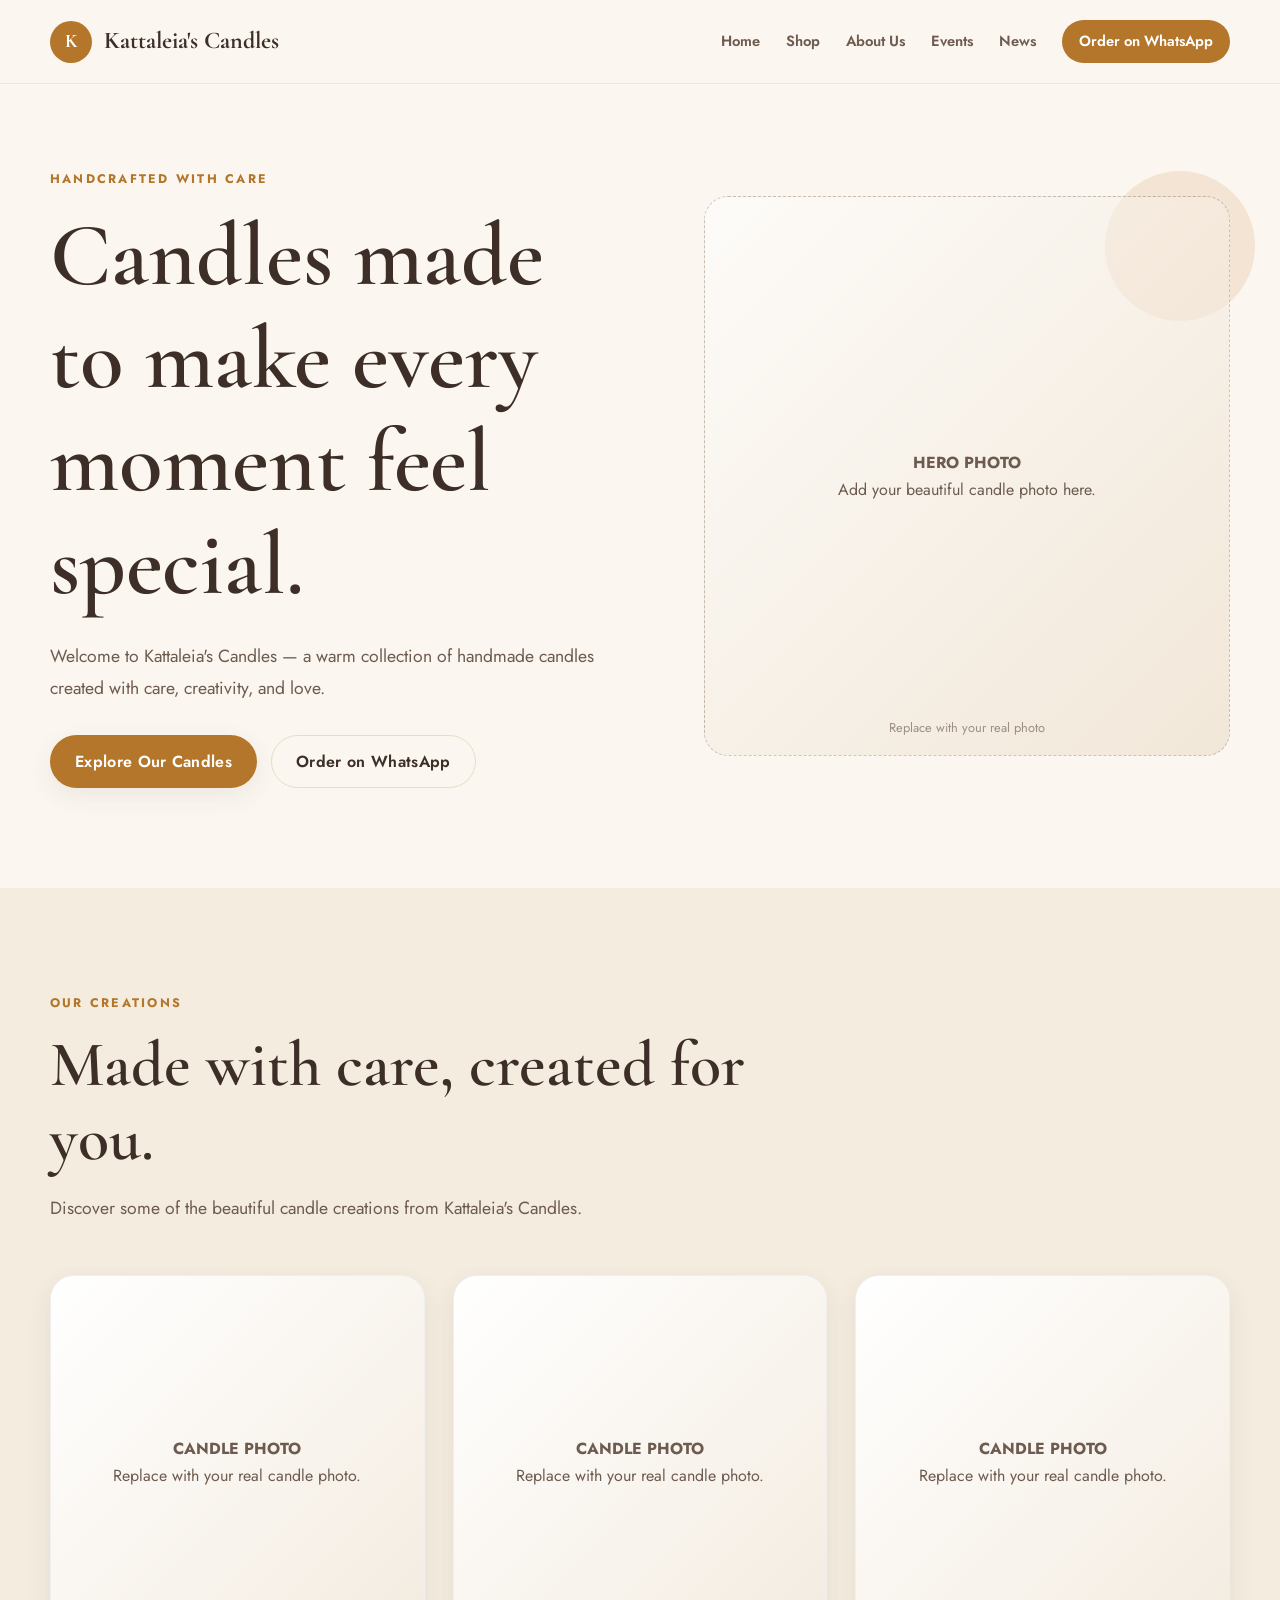
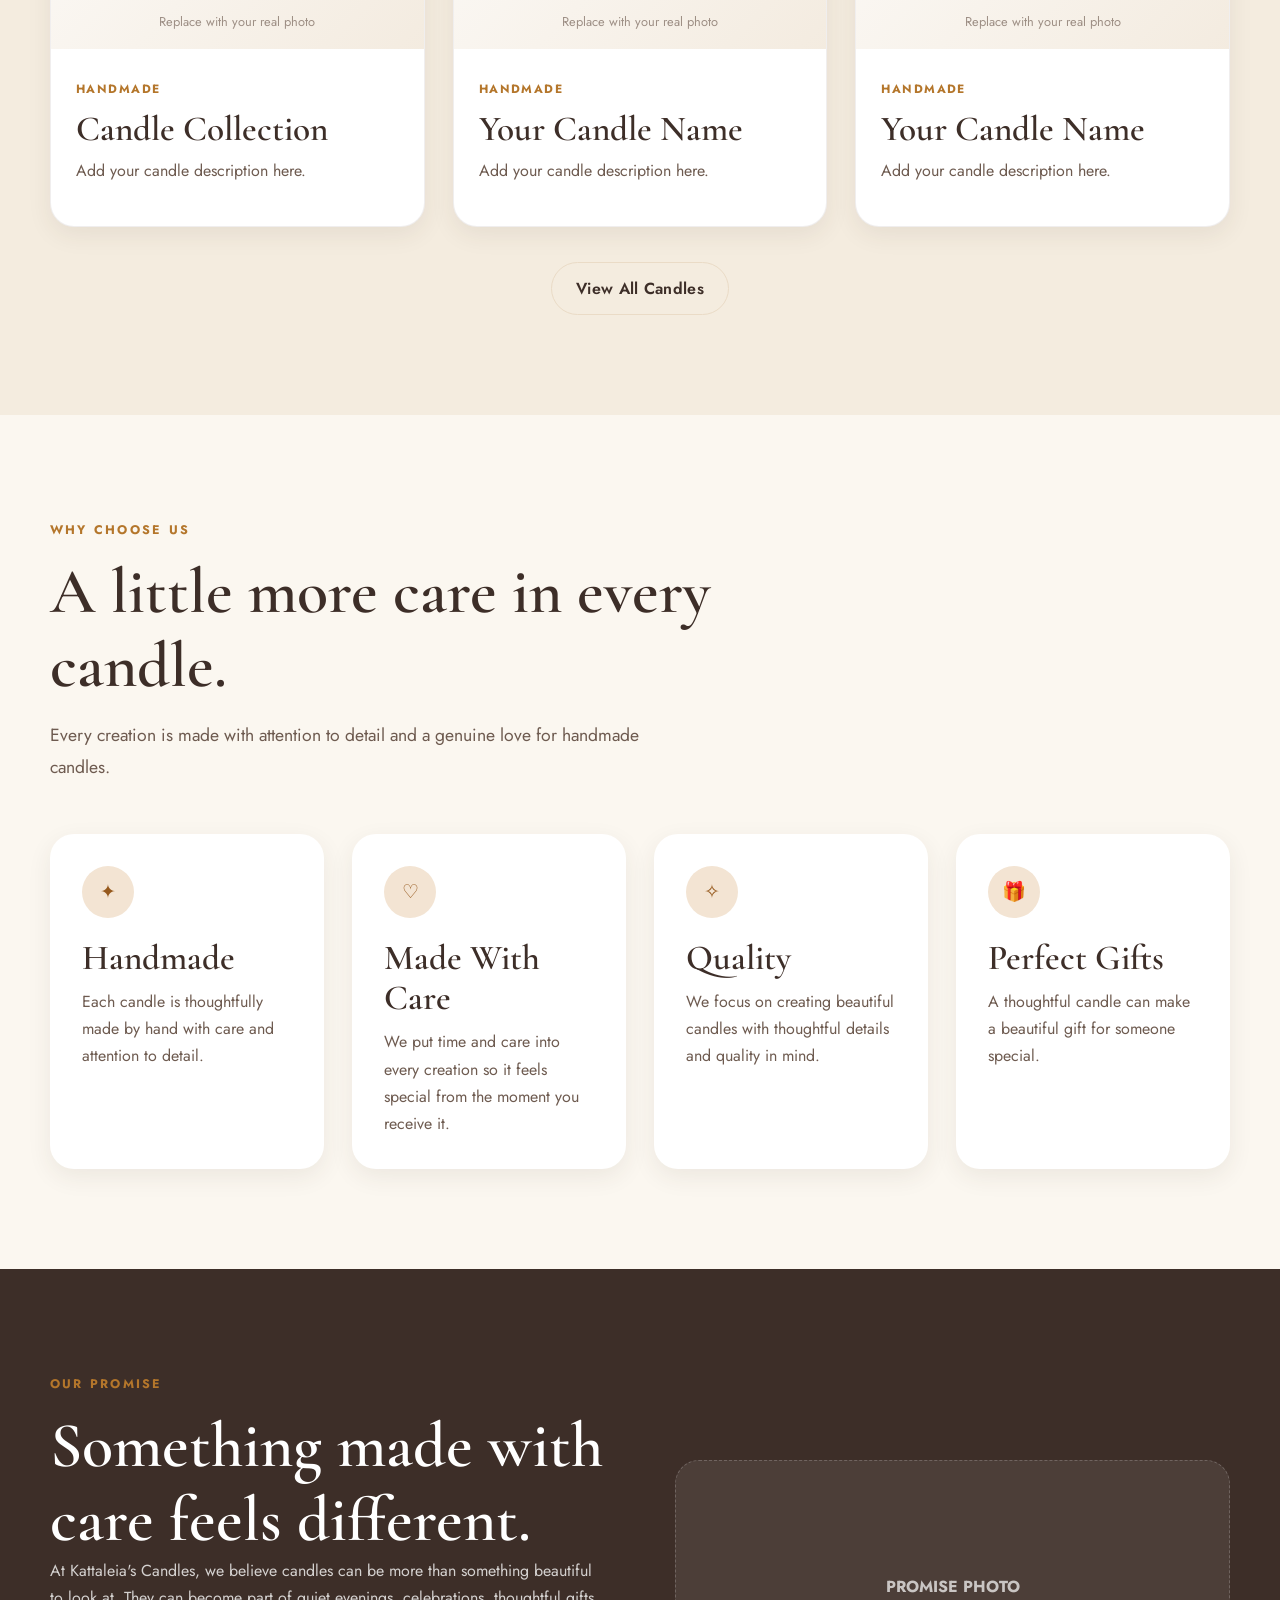
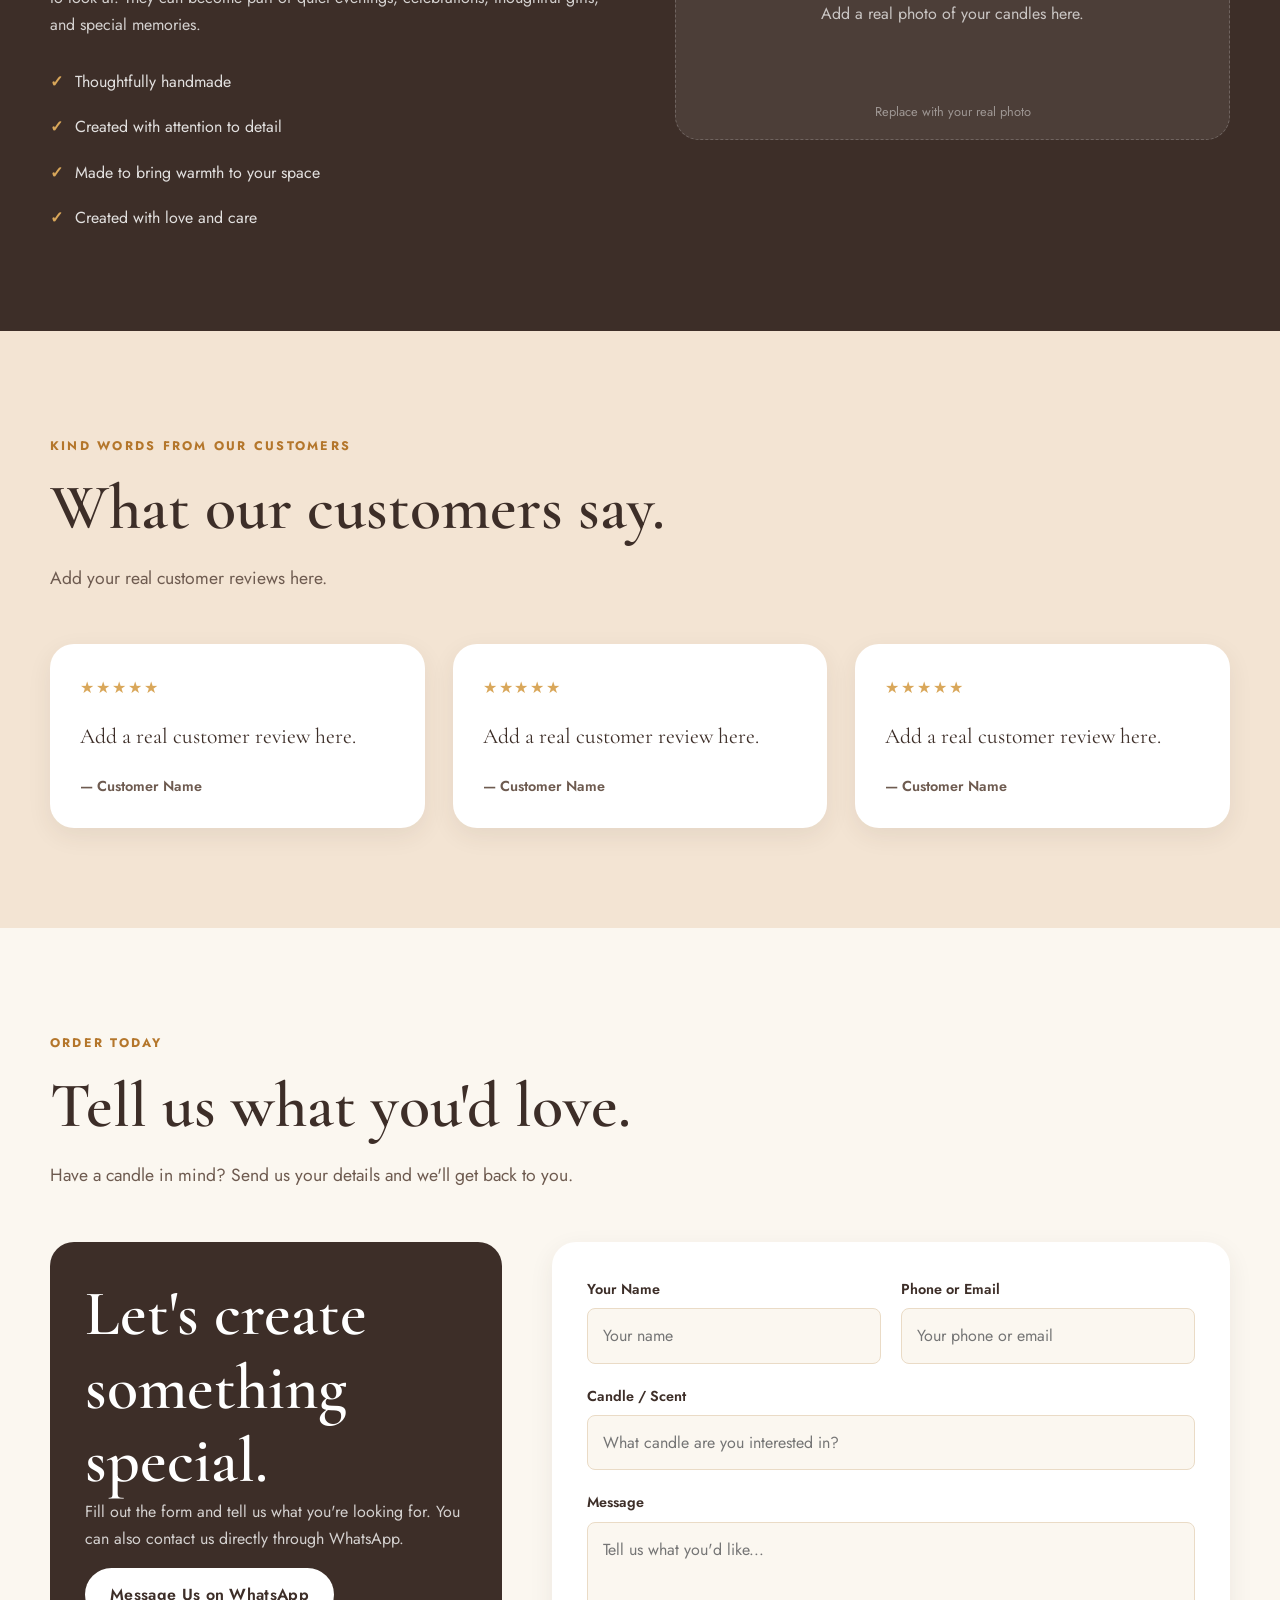
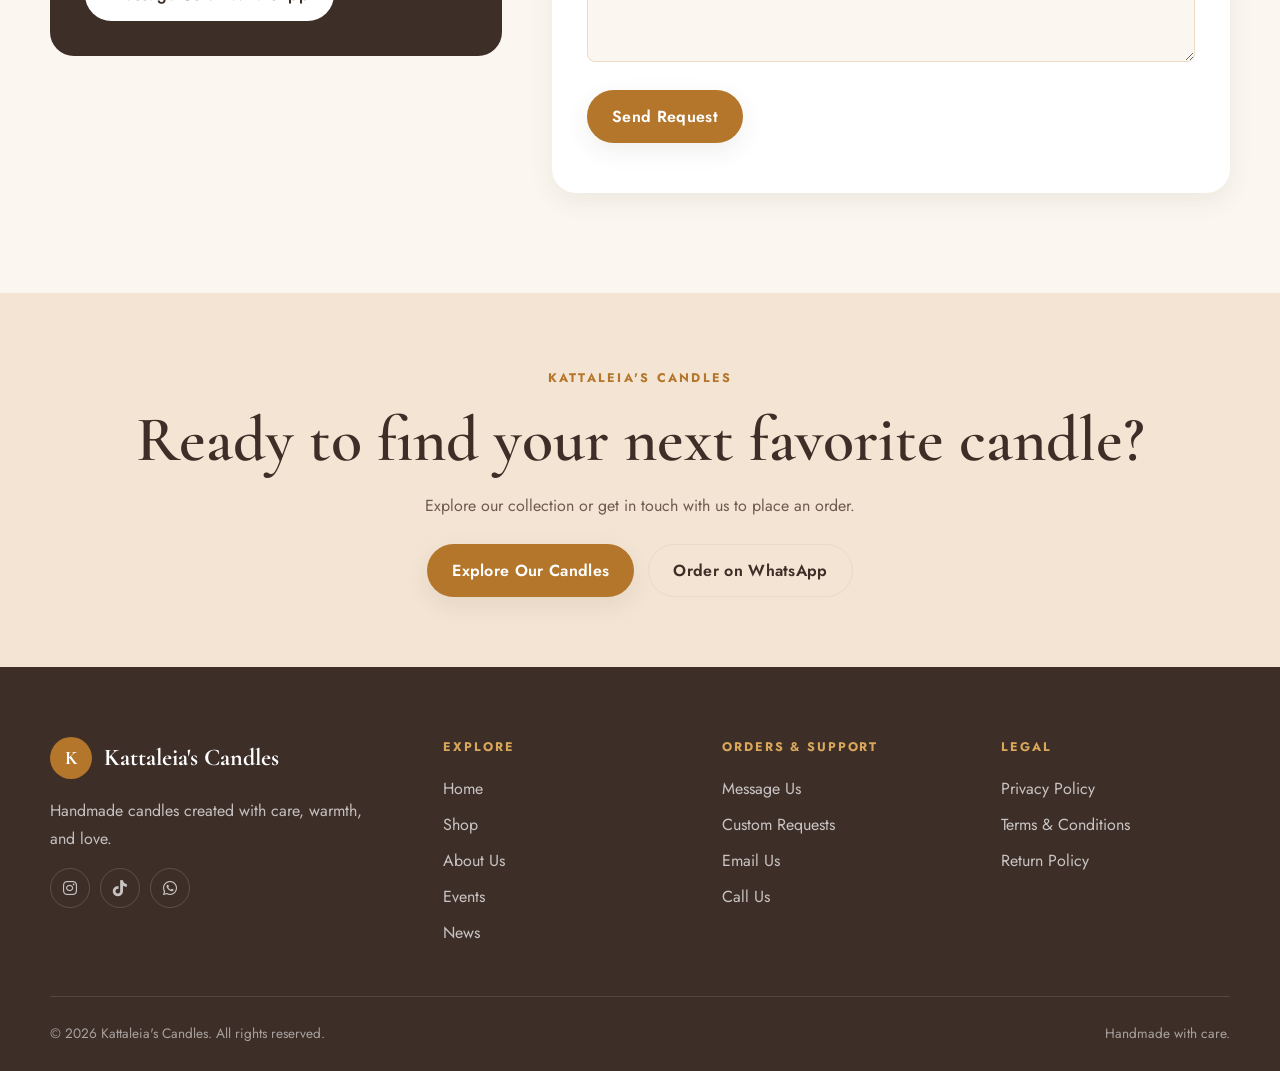
<file: index.html>
<!DOCTYPE html>
<html lang="en">
<head>
  <meta charset="UTF-8">

  <meta
    name="viewport"
    content="width=device-width, initial-scale=1.0"
  >

  <meta
    name="description"
    content="Kattaleia's Candles — Handmade candles created with care."
  >

  <title>Kattaleia's Candles</title>

  <!-- Google Fonts -->
  <link rel="preconnect" href="https://fonts.googleapis.com">
  <link rel="preconnect" href="https://fonts.gstatic.com" crossorigin>

  <!-- Font Awesome Icons -->
<link
  rel="stylesheet"
  href="https://cdnjs.cloudflare.com/ajax/libs/font-awesome/6.5.2/css/all.min.css"
>

  <link
    href="https://fonts.googleapis.com/css2?family=Cormorant+Garamond:wght@400;500;600;700&family=Jost:wght@300;400;500;600;700&display=swap"
    rel="stylesheet"
  >

  <!-- Main CSS -->
  <link rel="stylesheet" href="style.css">
</head>

<body>

  <!-- =====================================================
       HEADER / NAVIGATION
       ===================================================== -->

  <header class="site-header">

    <div class="container nav-wrap">

      <!-- Brand -->
      <a href="index.html" class="brand" aria-label="Kattaleia's Candles Home">

        <span class="brand-mark">
          K
        </span>

        <span>
          Kattaleia's Candles
        </span>

      </a>


      <!-- Mobile Menu Button -->
      <button
        class="nav-toggle"
        type="button"
        aria-label="Open navigation menu"
        aria-expanded="false"
        aria-controls="main-navigation"
      >
        ☰
      </button>


      <!-- Navigation -->
      <nav
        class="main-nav"
        id="main-navigation"
        aria-label="Main navigation"
      >

        <a href="index.html">
          Home
        </a>

        <a href="shop.html">
          Shop
        </a>

        <a href="about.html">
          About Us
        </a>

        <a href="events.html">
          Events
        </a>

        <a href="news.html">
          News
        </a>

        <!-- Replace with your real WhatsApp link -->
        <a
          href="WHATSAPP_LINK_HERE"
          class="nav-cta"
          target="_blank"
          rel="noopener"
        >
          Order on WhatsApp
        </a>

      </nav>

    </div>

  </header>


  <main>


    <!-- =====================================================
         HERO
         ===================================================== -->

    <section class="hero">

      <div class="container hero-grid">


        <!-- Hero Text -->

        <div class="hero-copy reveal">

          <span class="eyebrow">
            Handcrafted with care
          </span>

          <h1>
            Candles made to make every moment feel special.
          </h1>

          <p class="lead">
            Welcome to Kattaleia's Candles — a warm collection
            of handmade candles created with care, creativity,
            and love.
          </p>


          <div class="hero-actions">

            <a
              href="shop.html"
              class="btn btn--primary"
            >
              Explore Our Candles
            </a>

            <!-- Replace with your real WhatsApp link -->

            <a
              href="WHATSAPP_LINK_HERE"
              class="btn btn--ghost"
              target="_blank"
              rel="noopener"
            >
              Order on WhatsApp
            </a>

          </div>

        </div>


        <!-- Hero Image Placeholder -->

        <div class="hero-media reveal">

          <!--
            REPLACE THIS WITH YOUR REAL HERO PHOTO.

            Example:

            <img
              src="images/hero.jpg"
              alt="Kattaleia's handmade candles"
            >
          -->

          <div class="ph ph--hero">

            <div>

              <strong>
                HERO PHOTO
              </strong>

              <br>

              Add your beautiful candle photo here.

            </div>

          </div>

        </div>

      </div>

    </section>



    <!-- =====================================================
         FEATURED WORK
         ===================================================== -->

    <section class="section section--tint">

      <div class="container">


        <div class="section-head reveal">

          <span class="eyebrow">
            Our creations
          </span>

          <h2>
            Made with care, created for you.
          </h2>

          <p class="lead">
            Discover some of the beautiful candle creations
            from Kattaleia's Candles.
          </p>

        </div>


        <div class="grid grid--3">


          <!-- Candle 1 -->

          <article class="card reveal">

            <!-- Replace with real photo -->

            <div class="ph ph--square">

              <div>

                <strong>
                  CANDLE PHOTO
                </strong>

                <br>

                Replace with your real candle photo.

              </div>

            </div>


            <div class="card-body">

              <span class="card-tag">
                Handmade
              </span>

              <h3>
                Candle Collection
              </h3>

              <p>
                Add your candle description here.
              </p>

            </div>

          </article>



          <!-- Candle 2 -->

          <article class="card reveal">

            <div class="ph ph--square">

              <div>

                <strong>
                  CANDLE PHOTO
                </strong>

                <br>

                Replace with your real candle photo.

              </div>

            </div>


            <div class="card-body">

              <span class="card-tag">
                Handmade
              </span>

              <h3>
                Your Candle Name
              </h3>

              <p>
                Add your candle description here.
              </p>

            </div>

          </article>



          <!-- Candle 3 -->

          <article class="card reveal">

            <div class="ph ph--square">

              <div>

                <strong>
                  CANDLE PHOTO
                </strong>

                <br>

                Replace with your real candle photo.

              </div>

            </div>


            <div class="card-body">

              <span class="card-tag">
                Handmade
              </span>

              <h3>
                Your Candle Name
              </h3>

              <p>
                Add your candle description here.
              </p>

            </div>

          </article>


        </div>


        <div style="text-align: center; margin-top: 35px;">

          <a
            href="shop.html"
            class="btn btn--ghost"
          >
            View All Candles
          </a>

        </div>

      </div>

    </section>



    <!-- =====================================================
         WHY CHOOSE US
         ===================================================== -->

    <section class="section">

      <div class="container">


        <div class="section-head reveal">

          <span class="eyebrow">
            Why choose us
          </span>

          <h2>
            A little more care in every candle.
          </h2>

          <p class="lead">
            Every creation is made with attention to detail
            and a genuine love for handmade candles.
          </p>

        </div>


        <div class="grid grid--4">


          <!-- Feature 1 -->

          <article class="why-card reveal">

            <div class="why-icon">
              ✦
            </div>

            <h3>
              Handmade
            </h3>

            <p>
              Each candle is thoughtfully made by hand
              with care and attention to detail.
            </p>

          </article>


          <!-- Feature 2 -->

          <article class="why-card reveal">

            <div class="why-icon">
              ♡
            </div>

            <h3>
              Made With Care
            </h3>

            <p>
              We put time and care into every creation
              so it feels special from the moment you receive it.
            </p>

          </article>


          <!-- Feature 3 -->

          <article class="why-card reveal">

            <div class="why-icon">
              ✧
            </div>

            <h3>
              Quality
            </h3>

            <p>
              We focus on creating beautiful candles
              with thoughtful details and quality in mind.
            </p>

          </article>


          <!-- Feature 4 -->

          <article class="why-card reveal">

            <div class="why-icon">
              🎁
            </div>

            <h3>
              Perfect Gifts
            </h3>

            <p>
              A thoughtful candle can make a beautiful
              gift for someone special.
            </p>

          </article>


        </div>

      </div>

    </section>



    <!-- =====================================================
         OUR PROMISE
         ===================================================== -->

    <section class="promise">

      <div class="container promise-grid">


        <div class="reveal">

          <span class="eyebrow">
            Our promise
          </span>

          <h2>
            Something made with care feels different.
          </h2>

          <p>
            At Kattaleia's Candles, we believe candles can be
            more than something beautiful to look at.
            They can become part of quiet evenings,
            celebrations, thoughtful gifts, and special memories.
          </p>


          <ul class="promise-list">

            <li>
              Thoughtfully handmade
            </li>

            <li>
              Created with attention to detail
            </li>

            <li>
              Made to bring warmth to your space
            </li>

            <li>
              Created with love and care
            </li>

          </ul>

        </div>


        <!-- Promise Image -->

        <div class="reveal">

          <!--
            REPLACE WITH YOUR REAL PHOTO.

            Example:

            <img
              src="images/promise.jpg"
              alt="Kattaleia's handmade candle"
            >
          -->

          <div class="ph">

            <div>

              <strong>
                PROMISE PHOTO
              </strong>

              <br>

              Add a real photo of your candles here.

            </div>

          </div>

        </div>


      </div>

    </section>



    <!-- =====================================================
         CUSTOMER REVIEWS
         REVIEWS ONLY APPEAR ON HOME PAGE
         ===================================================== -->

    <section class="section section--blush">

      <div class="container">


        <div class="section-head reveal">

          <span class="eyebrow">
            Kind words from our customers
          </span>

          <h2>
            What our customers say.
          </h2>

          <p class="lead">
            Add your real customer reviews here.
          </p>

        </div>


        <div class="grid grid--3">


          <!-- Review Placeholder 1 -->

          <article class="review-card reveal">

            <div class="review-stars">
              ★★★★★
            </div>

            <p class="review-text">
              Add a real customer review here.
            </p>

            <div class="review-name">
              — Customer Name
            </div>

          </article>


          <!-- Review Placeholder 2 -->

          <article class="review-card reveal">

            <div class="review-stars">
              ★★★★★
            </div>

            <p class="review-text">
              Add a real customer review here.
            </p>

            <div class="review-name">
              — Customer Name
            </div>

          </article>


          <!-- Review Placeholder 3 -->

          <article class="review-card reveal">

            <div class="review-stars">
              ★★★★★
            </div>

            <p class="review-text">
              Add a real customer review here.
            </p>

            <div class="review-name">
              — Customer Name
            </div>

          </article>


        </div>

      </div>

    </section>



    <!-- =====================================================
         ORDER TODAY
         ===================================================== -->

    <section class="section">

      <div class="container">


        <div class="section-head reveal">

          <span class="eyebrow">
            Order today
          </span>

          <h2>
            Tell us what you'd love.
          </h2>

          <p class="lead">
            Have a candle in mind? Send us your details
            and we'll get back to you.
          </p>

        </div>


        <div class="form-wrap">


          <!-- Form Information -->

          <div class="form-side reveal">

            <h2>
              Let's create something special.
            </h2>

            <p>
              Fill out the form and tell us what you're
              looking for. You can also contact us directly
              through WhatsApp.
            </p>


            <!-- Replace with your real WhatsApp link -->

            <a
              href="WHATSAPP_LINK_HERE"
              class="btn btn--light"
              target="_blank"
              rel="noopener"
            >
              Message Us on WhatsApp
            </a>

          </div>


          <!-- Order Form -->

          <form
            class="order-form reveal"
            id="order-form"
          >


            <div class="form-row">


              <!-- Name -->

              <div class="field">

                <label for="name">
                  Your Name
                </label>

                <input
                  type="text"
                  id="name"
                  name="name"
                  placeholder="Your name"
                  required
                >

              </div>


              <!-- Contact -->

              <div class="field">

                <label for="contact">
                  Phone or Email
                </label>

                <input
                  type="text"
                  id="contact"
                  name="contact"
                  placeholder="Your phone or email"
                  required
                >

              </div>


            </div>


            <!-- Candle -->

            <div class="field">

              <label for="candle">
                Candle / Scent
              </label>

              <input
                type="text"
                id="candle"
                name="candle"
                placeholder="What candle are you interested in?"
              >

            </div>


            <!-- Message -->

            <div class="field">

              <label for="message">
                Message
              </label>

              <textarea
                id="message"
                name="message"
                placeholder="Tell us what you'd like..."
              ></textarea>

            </div>


            <div class="form-actions">

              <button
                type="submit"
                class="btn btn--primary"
              >
                Send Request
              </button>

            </div>


            <div
              class="form-status"
              id="form-status"
              aria-live="polite"
            ></div>


          </form>

        </div>

      </div>

    </section>



    <!-- =====================================================
         FINAL CTA
         ===================================================== -->

    <section class="cta-band">

      <div class="container reveal">

        <span class="eyebrow">
          Kattaleia's Candles
        </span>

        <h2>
          Ready to find your next favorite candle?
        </h2>

        <p>
          Explore our collection or get in touch with us
          to place an order.
        </p>


        <div class="hero-actions" style="justify-content: center;">

          <a
            href="shop.html"
            class="btn btn--primary"
          >
            Explore Our Candles
          </a>


          <!-- Replace with your real WhatsApp link -->

          <a
            href="WHATSAPP_LINK_HERE"
            class="btn btn--ghost"
            target="_blank"
            rel="noopener"
          >
            Order on WhatsApp
          </a>

        </div>

      </div>

    </section>


  </main>



  <!-- =====================================================
       FOOTER
       ===================================================== -->

  <footer class="site-footer">

    <div class="container">


      <div class="footer-grid">


        <!-- Brand -->

        <div class="footer-brand">

          <a
            href="home.html"
            class="brand"
          >

            <span class="brand-mark">
              K
            </span>

            <span>
              Kattaleia's Candles
            </span>

          </a>


          <p>
            Handmade candles created with care,
            warmth, and love.
          </p>


          <!-- Social Links -->

          <div class="social-row">

  <a
    href="https://www.instagram.com/kattaleias_candle?stkn=MWh4azN2bGNwaTc3Mw=="
    target="_blank"
    rel="noopener"
    aria-label="Instagram"
  >
    <i class="fa-brands fa-instagram"></i>
  </a>

  <a
    href="https://www.tiktok.com/@kattaleias.candle?_r=1&_t=ZS-99oNENDdAXs"
    target="_blank"
    rel="noopener"
    aria-label="TikTok"
  >
    <i class="fa-brands fa-tiktok"></i>
  </a>

  <a
    href="WHATSAPP_LINK_HERE"
    target="_blank"
    rel="noopener"
    aria-label="WhatsApp"
  >
    <i class="fa-brands fa-whatsapp"></i>
  </a>

</div>

        </div>



        <!-- Explore -->

        <div>

          <div class="footer-tag">
            Explore
          </div>

          <ul>

            <li>
              <a href="home.html">
                Home
              </a>
            </li>

            <li>
              <a href="shop.html">
                Shop
              </a>
            </li>

            <li>
              <a href="about.html">
                About Us
              </a>
            </li>

            <li>
              <a href="events.html">
                Events
              </a>
            </li>

            <li>
              <a href="news.html">
                News
              </a>
            </li>

          </ul>

        </div>



        <!-- Orders -->

        <div>

          <div class="footer-tag">
            Orders & Support
          </div>

          <ul>

            <li>
              <a href="WHATSAPP_LINK_HERE">
                Message Us
              </a>
            </li>

            <li>
              <a href="WHATSAPP_LINK_HERE">
                Custom Requests
              </a>
            </li>

            <li>
              <a href="mailto:EMAIL_HERE">
                Email Us
              </a>
            </li>

            <li>
              <a href="tel:PHONE_NUMBER_HERE">
                Call Us
              </a>
            </li>

          </ul>

        </div>



        <!-- Legal -->

        <div>

          <div class="footer-tag">
            Legal
          </div>

          <ul>

            <li>
              <a href="privacy.html">
                Privacy Policy
              </a>
            </li>

            <li>
              <a href="terms.html">
                Terms & Conditions
              </a>
            </li>

            <li>
              <a href="returns.html">
                Return Policy
              </a>
            </li>

          </ul>

        </div>


      </div>



      <!-- Footer Bottom -->

      <div class="footer-bottom">

        <span>
          © 2026 Kattaleia's Candles. All rights reserved.
        </span>

        <span>
          Handmade with care.
        </span>

      </div>


    </div>

  </footer>



  <!-- =====================================================
       JAVASCRIPT
       ===================================================== -->

  <script src="script.js"></script>

</body>
</html>
</file>
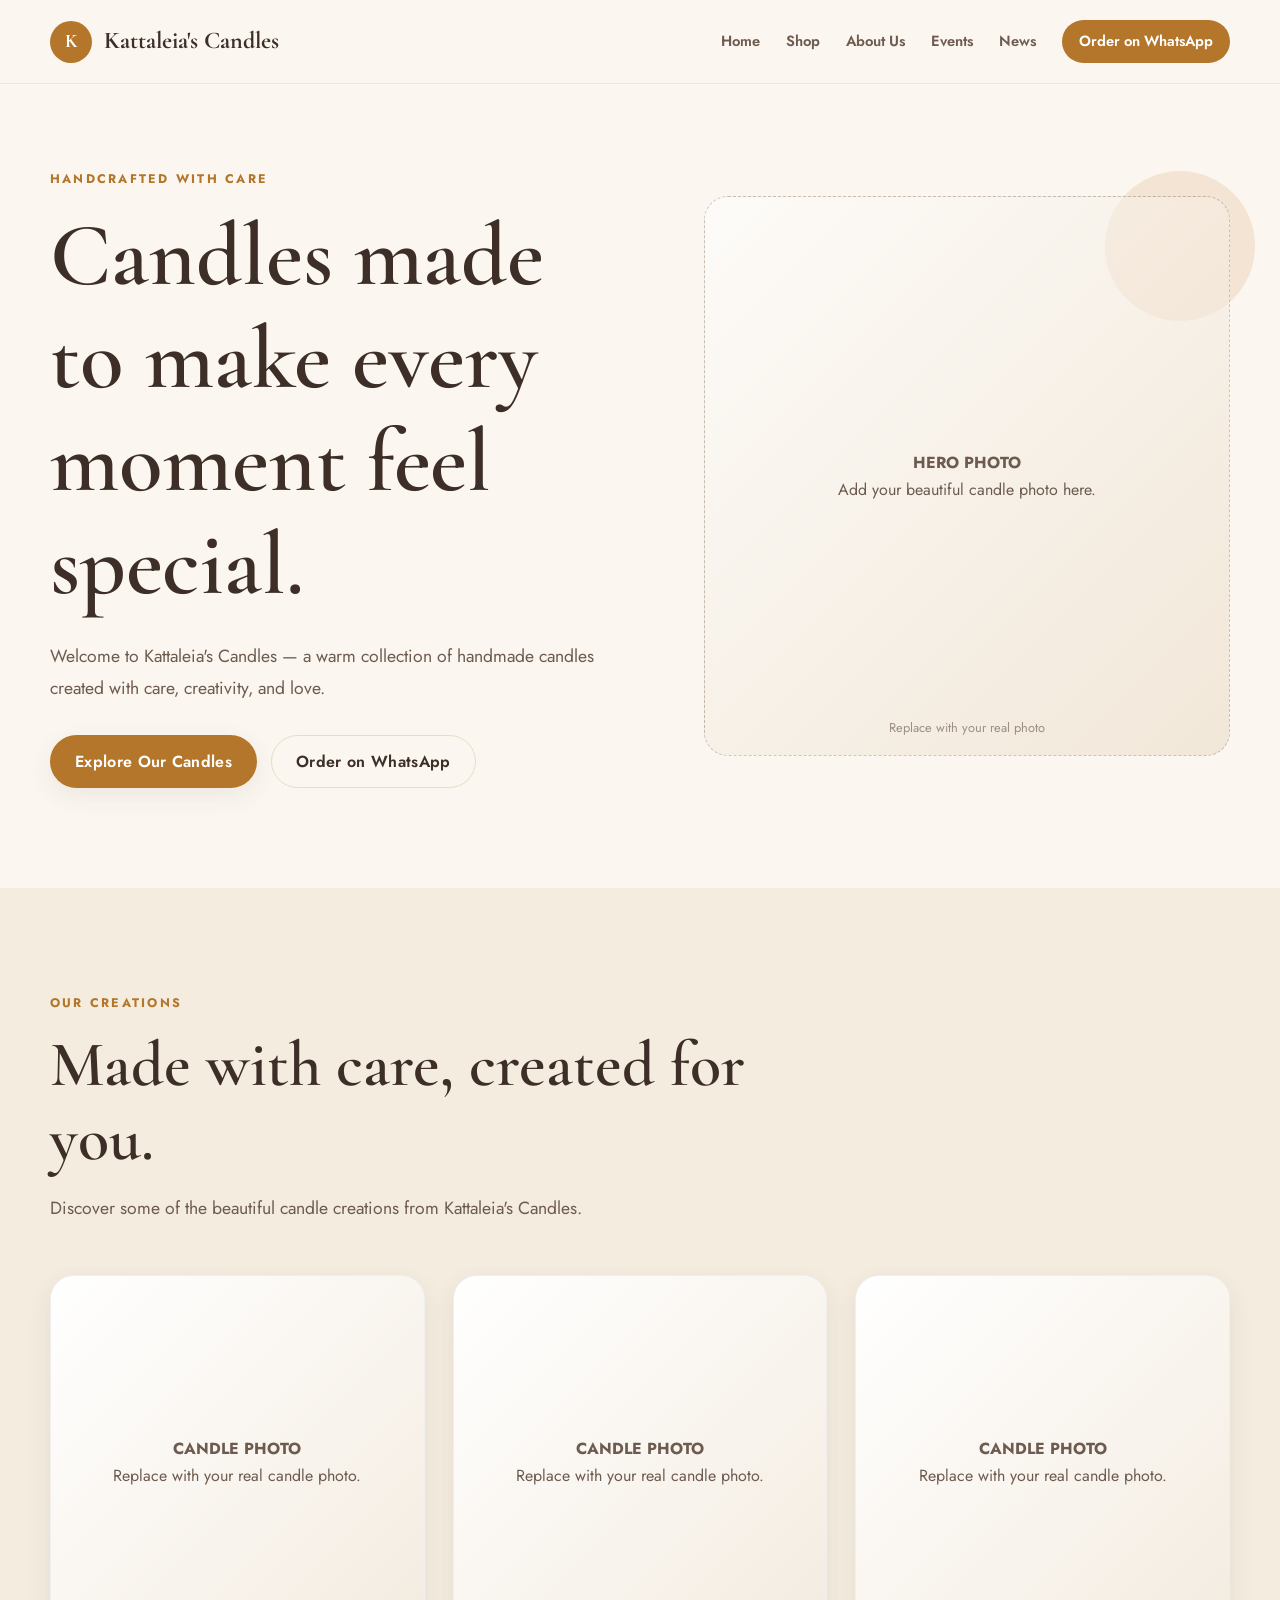
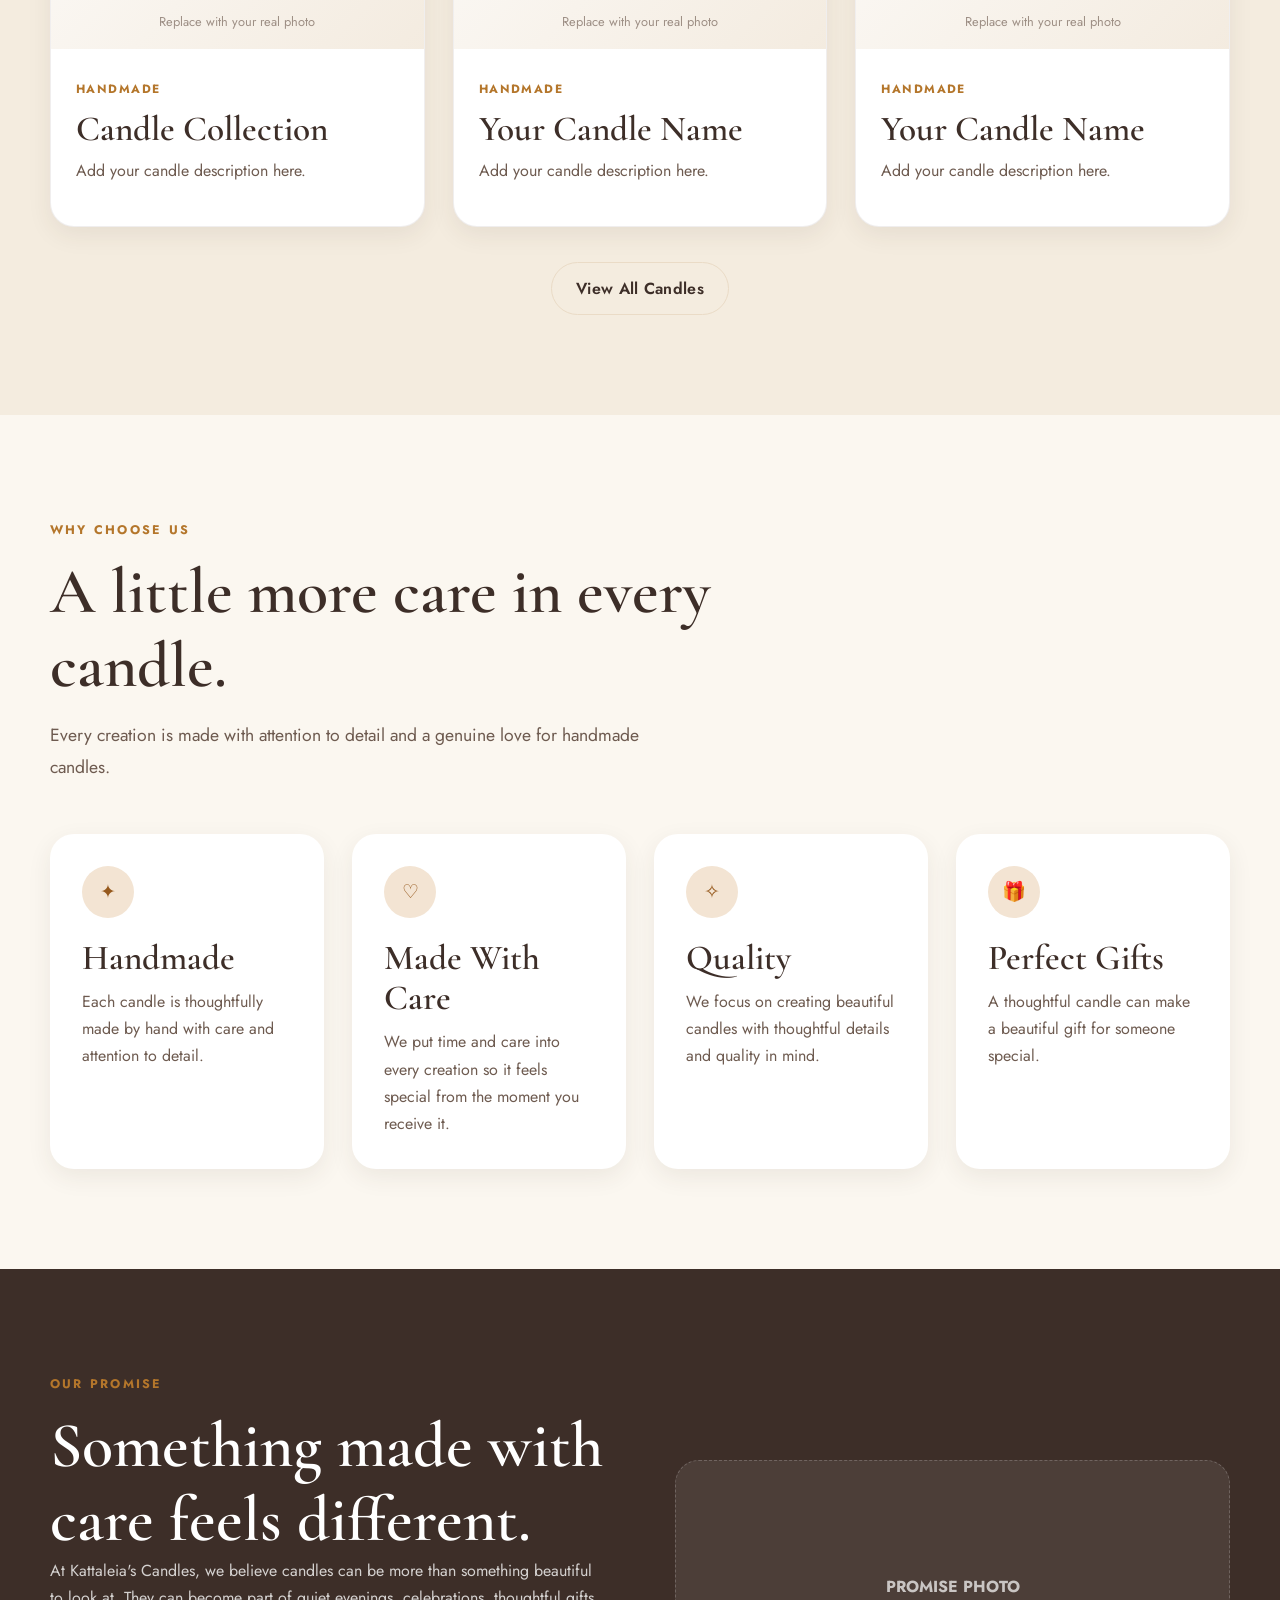
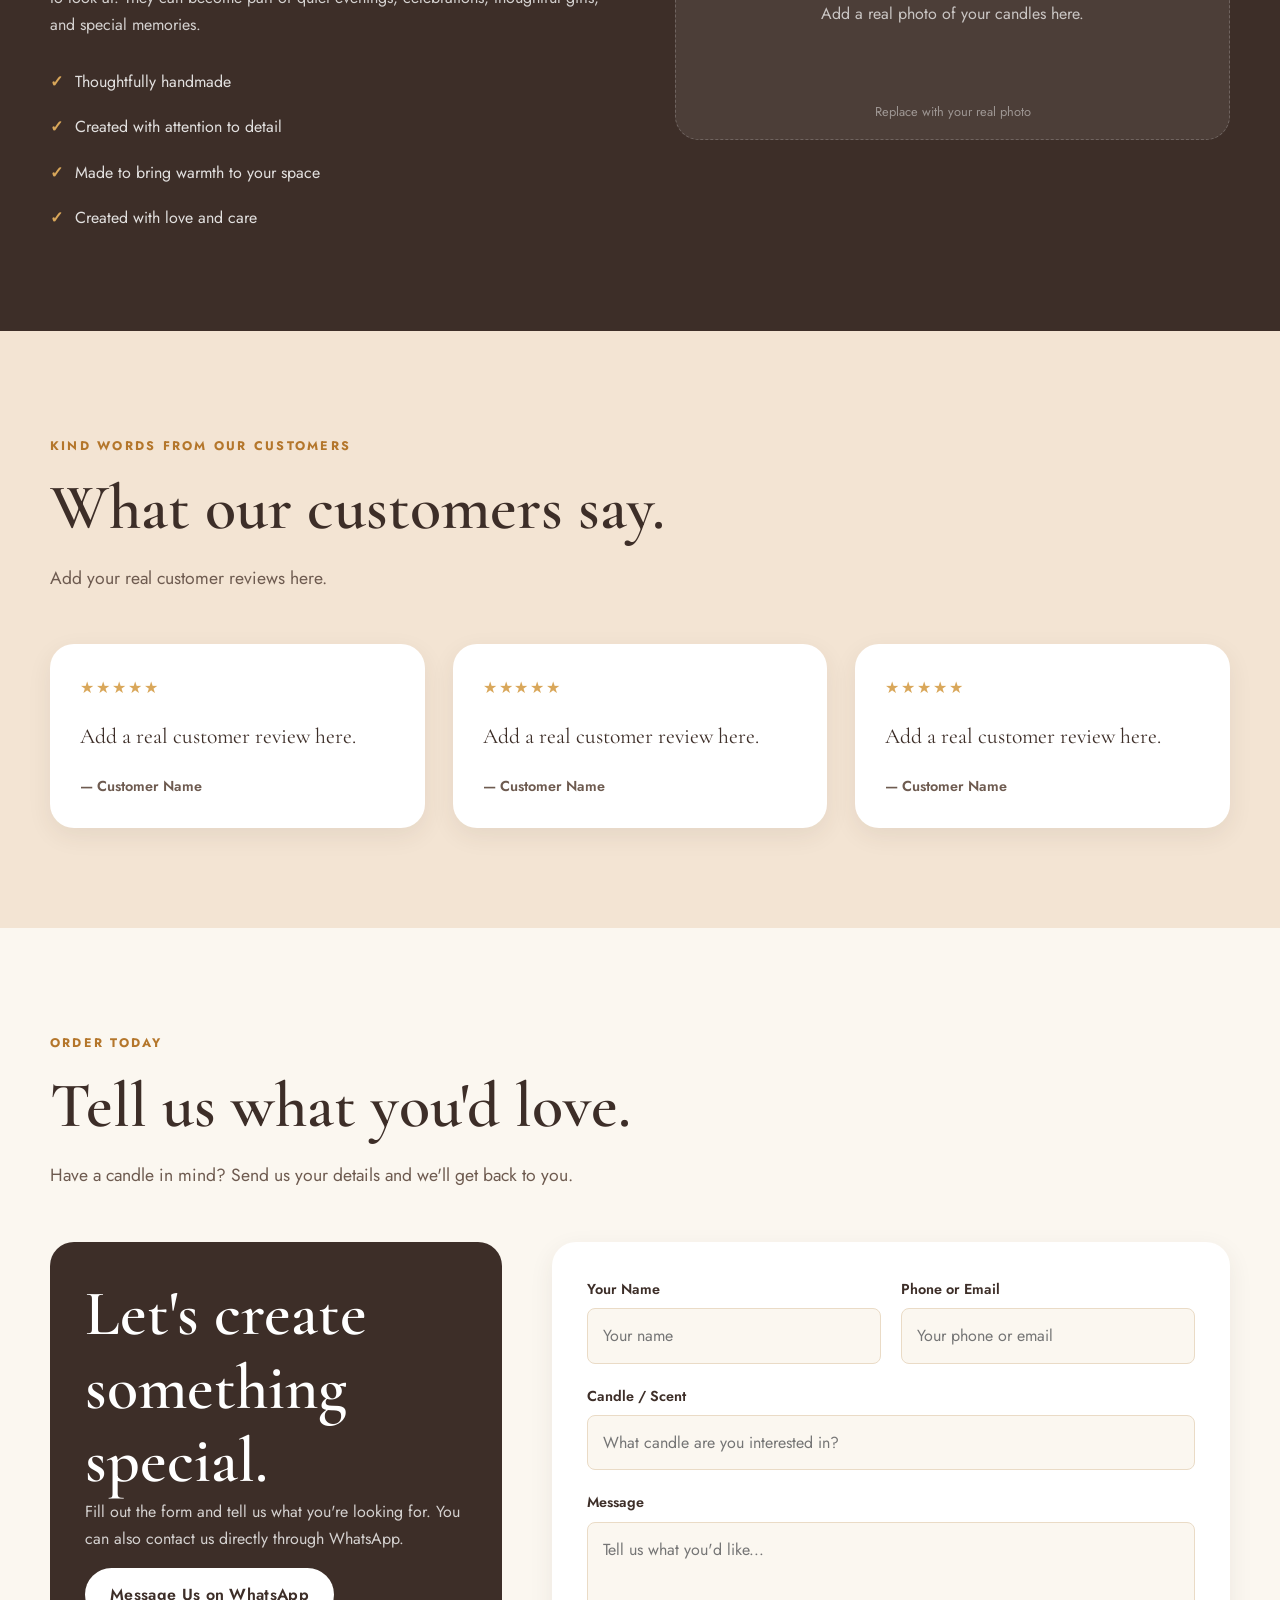
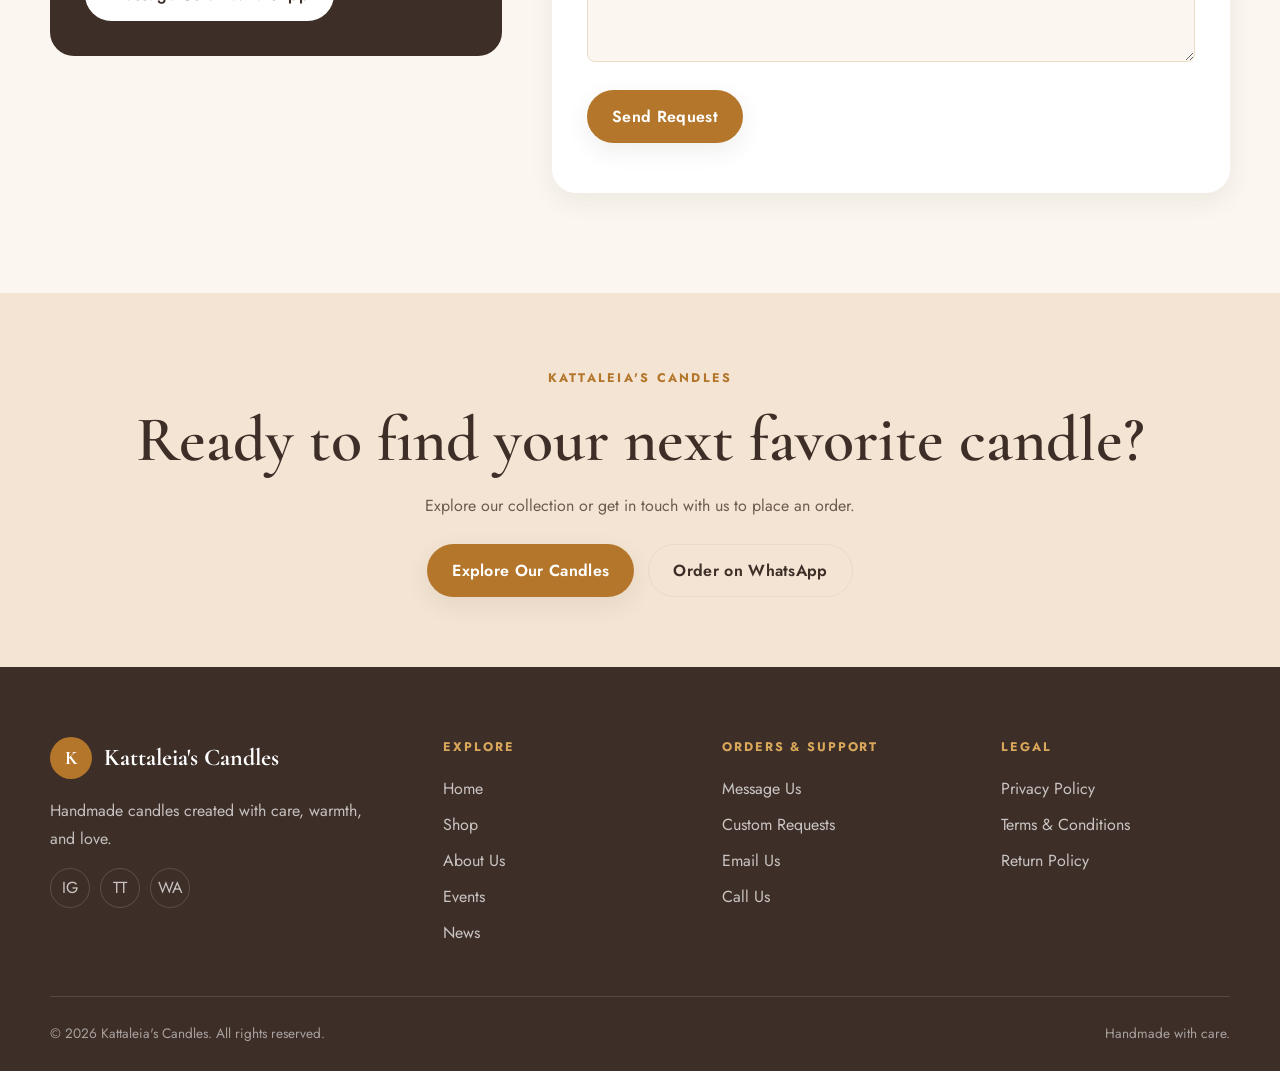
<file: home.html>
<!DOCTYPE html>
<html lang="en">
<head>
  <meta charset="UTF-8">

  <meta
    name="viewport"
    content="width=device-width, initial-scale=1.0"
  >

  <meta
    name="description"
    content="Kattaleia's Candles — Handmade candles created with care."
  >

  <title>Kattaleia's Candles</title>

  <!-- Google Fonts -->
  <link rel="preconnect" href="https://fonts.googleapis.com">
  <link rel="preconnect" href="https://fonts.gstatic.com" crossorigin>

  <link
    href="https://fonts.googleapis.com/css2?family=Cormorant+Garamond:wght@400;500;600;700&family=Jost:wght@300;400;500;600;700&display=swap"
    rel="stylesheet"
  >

  <!-- Main CSS -->
  <link rel="stylesheet" href="style.css">
</head>

<body>

  <!-- =====================================================
       HEADER / NAVIGATION
       ===================================================== -->

  <header class="site-header">

    <div class="container nav-wrap">

      <!-- Brand -->
      <a href="home.html" class="brand" aria-label="Kattaleia's Candles Home">

        <span class="brand-mark">
          K
        </span>

        <span>
          Kattaleia's Candles
        </span>

      </a>


      <!-- Mobile Menu Button -->
      <button
        class="nav-toggle"
        type="button"
        aria-label="Open navigation menu"
        aria-expanded="false"
        aria-controls="main-navigation"
      >
        ☰
      </button>


      <!-- Navigation -->
      <nav
        class="main-nav"
        id="main-navigation"
        aria-label="Main navigation"
      >

        <a href="home.html">
          Home
        </a>

        <a href="shop.html">
          Shop
        </a>

        <a href="about.html">
          About Us
        </a>

        <a href="events.html">
          Events
        </a>

        <a href="news.html">
          News
        </a>

        <!-- Replace with your real WhatsApp link -->
        <a
          href="WHATSAPP_LINK_HERE"
          class="nav-cta"
          target="_blank"
          rel="noopener"
        >
          Order on WhatsApp
        </a>

      </nav>

    </div>

  </header>


  <main>


    <!-- =====================================================
         HERO
         ===================================================== -->

    <section class="hero">

      <div class="container hero-grid">


        <!-- Hero Text -->

        <div class="hero-copy reveal">

          <span class="eyebrow">
            Handcrafted with care
          </span>

          <h1>
            Candles made to make every moment feel special.
          </h1>

          <p class="lead">
            Welcome to Kattaleia's Candles — a warm collection
            of handmade candles created with care, creativity,
            and love.
          </p>


          <div class="hero-actions">

            <a
              href="shop.html"
              class="btn btn--primary"
            >
              Explore Our Candles
            </a>

            <!-- Replace with your real WhatsApp link -->

            <a
              href="WHATSAPP_LINK_HERE"
              class="btn btn--ghost"
              target="_blank"
              rel="noopener"
            >
              Order on WhatsApp
            </a>

          </div>

        </div>


        <!-- Hero Image Placeholder -->

        <div class="hero-media reveal">

          <!--
            REPLACE THIS WITH YOUR REAL HERO PHOTO.

            Example:

            <img
              src="images/hero.jpg"
              alt="Kattaleia's handmade candles"
            >
          -->

          <div class="ph ph--hero">

            <div>

              <strong>
                HERO PHOTO
              </strong>

              <br>

              Add your beautiful candle photo here.

            </div>

          </div>

        </div>

      </div>

    </section>



    <!-- =====================================================
         FEATURED WORK
         ===================================================== -->

    <section class="section section--tint">

      <div class="container">


        <div class="section-head reveal">

          <span class="eyebrow">
            Our creations
          </span>

          <h2>
            Made with care, created for you.
          </h2>

          <p class="lead">
            Discover some of the beautiful candle creations
            from Kattaleia's Candles.
          </p>

        </div>


        <div class="grid grid--3">


          <!-- Candle 1 -->

          <article class="card reveal">

            <!-- Replace with real photo -->

            <div class="ph ph--square">

              <div>

                <strong>
                  CANDLE PHOTO
                </strong>

                <br>

                Replace with your real candle photo.

              </div>

            </div>


            <div class="card-body">

              <span class="card-tag">
                Handmade
              </span>

              <h3>
                Candle Collection
              </h3>

              <p>
                Add your candle description here.
              </p>

            </div>

          </article>



          <!-- Candle 2 -->

          <article class="card reveal">

            <div class="ph ph--square">

              <div>

                <strong>
                  CANDLE PHOTO
                </strong>

                <br>

                Replace with your real candle photo.

              </div>

            </div>


            <div class="card-body">

              <span class="card-tag">
                Handmade
              </span>

              <h3>
                Your Candle Name
              </h3>

              <p>
                Add your candle description here.
              </p>

            </div>

          </article>



          <!-- Candle 3 -->

          <article class="card reveal">

            <div class="ph ph--square">

              <div>

                <strong>
                  CANDLE PHOTO
                </strong>

                <br>

                Replace with your real candle photo.

              </div>

            </div>


            <div class="card-body">

              <span class="card-tag">
                Handmade
              </span>

              <h3>
                Your Candle Name
              </h3>

              <p>
                Add your candle description here.
              </p>

            </div>

          </article>


        </div>


        <div style="text-align: center; margin-top: 35px;">

          <a
            href="shop.html"
            class="btn btn--ghost"
          >
            View All Candles
          </a>

        </div>

      </div>

    </section>



    <!-- =====================================================
         WHY CHOOSE US
         ===================================================== -->

    <section class="section">

      <div class="container">


        <div class="section-head reveal">

          <span class="eyebrow">
            Why choose us
          </span>

          <h2>
            A little more care in every candle.
          </h2>

          <p class="lead">
            Every creation is made with attention to detail
            and a genuine love for handmade candles.
          </p>

        </div>


        <div class="grid grid--4">


          <!-- Feature 1 -->

          <article class="why-card reveal">

            <div class="why-icon">
              ✦
            </div>

            <h3>
              Handmade
            </h3>

            <p>
              Each candle is thoughtfully made by hand
              with care and attention to detail.
            </p>

          </article>


          <!-- Feature 2 -->

          <article class="why-card reveal">

            <div class="why-icon">
              ♡
            </div>

            <h3>
              Made With Care
            </h3>

            <p>
              We put time and care into every creation
              so it feels special from the moment you receive it.
            </p>

          </article>


          <!-- Feature 3 -->

          <article class="why-card reveal">

            <div class="why-icon">
              ✧
            </div>

            <h3>
              Quality
            </h3>

            <p>
              We focus on creating beautiful candles
              with thoughtful details and quality in mind.
            </p>

          </article>


          <!-- Feature 4 -->

          <article class="why-card reveal">

            <div class="why-icon">
              🎁
            </div>

            <h3>
              Perfect Gifts
            </h3>

            <p>
              A thoughtful candle can make a beautiful
              gift for someone special.
            </p>

          </article>


        </div>

      </div>

    </section>



    <!-- =====================================================
         OUR PROMISE
         ===================================================== -->

    <section class="promise">

      <div class="container promise-grid">


        <div class="reveal">

          <span class="eyebrow">
            Our promise
          </span>

          <h2>
            Something made with care feels different.
          </h2>

          <p>
            At Kattaleia's Candles, we believe candles can be
            more than something beautiful to look at.
            They can become part of quiet evenings,
            celebrations, thoughtful gifts, and special memories.
          </p>


          <ul class="promise-list">

            <li>
              Thoughtfully handmade
            </li>

            <li>
              Created with attention to detail
            </li>

            <li>
              Made to bring warmth to your space
            </li>

            <li>
              Created with love and care
            </li>

          </ul>

        </div>


        <!-- Promise Image -->

        <div class="reveal">

          <!--
            REPLACE WITH YOUR REAL PHOTO.

            Example:

            <img
              src="images/promise.jpg"
              alt="Kattaleia's handmade candle"
            >
          -->

          <div class="ph">

            <div>

              <strong>
                PROMISE PHOTO
              </strong>

              <br>

              Add a real photo of your candles here.

            </div>

          </div>

        </div>


      </div>

    </section>



    <!-- =====================================================
         CUSTOMER REVIEWS
         REVIEWS ONLY APPEAR ON HOME PAGE
         ===================================================== -->

    <section class="section section--blush">

      <div class="container">


        <div class="section-head reveal">

          <span class="eyebrow">
            Kind words from our customers
          </span>

          <h2>
            What our customers say.
          </h2>

          <p class="lead">
            Add your real customer reviews here.
          </p>

        </div>


        <div class="grid grid--3">


          <!-- Review Placeholder 1 -->

          <article class="review-card reveal">

            <div class="review-stars">
              ★★★★★
            </div>

            <p class="review-text">
              Add a real customer review here.
            </p>

            <div class="review-name">
              — Customer Name
            </div>

          </article>


          <!-- Review Placeholder 2 -->

          <article class="review-card reveal">

            <div class="review-stars">
              ★★★★★
            </div>

            <p class="review-text">
              Add a real customer review here.
            </p>

            <div class="review-name">
              — Customer Name
            </div>

          </article>


          <!-- Review Placeholder 3 -->

          <article class="review-card reveal">

            <div class="review-stars">
              ★★★★★
            </div>

            <p class="review-text">
              Add a real customer review here.
            </p>

            <div class="review-name">
              — Customer Name
            </div>

          </article>


        </div>

      </div>

    </section>



    <!-- =====================================================
         ORDER TODAY
         ===================================================== -->

    <section class="section">

      <div class="container">


        <div class="section-head reveal">

          <span class="eyebrow">
            Order today
          </span>

          <h2>
            Tell us what you'd love.
          </h2>

          <p class="lead">
            Have a candle in mind? Send us your details
            and we'll get back to you.
          </p>

        </div>


        <div class="form-wrap">


          <!-- Form Information -->

          <div class="form-side reveal">

            <h2>
              Let's create something special.
            </h2>

            <p>
              Fill out the form and tell us what you're
              looking for. You can also contact us directly
              through WhatsApp.
            </p>


            <!-- Replace with your real WhatsApp link -->

            <a
              href="WHATSAPP_LINK_HERE"
              class="btn btn--light"
              target="_blank"
              rel="noopener"
            >
              Message Us on WhatsApp
            </a>

          </div>


          <!-- Order Form -->

          <form
            class="order-form reveal"
            id="order-form"
          >


            <div class="form-row">


              <!-- Name -->

              <div class="field">

                <label for="name">
                  Your Name
                </label>

                <input
                  type="text"
                  id="name"
                  name="name"
                  placeholder="Your name"
                  required
                >

              </div>


              <!-- Contact -->

              <div class="field">

                <label for="contact">
                  Phone or Email
                </label>

                <input
                  type="text"
                  id="contact"
                  name="contact"
                  placeholder="Your phone or email"
                  required
                >

              </div>


            </div>


            <!-- Candle -->

            <div class="field">

              <label for="candle">
                Candle / Scent
              </label>

              <input
                type="text"
                id="candle"
                name="candle"
                placeholder="What candle are you interested in?"
              >

            </div>


            <!-- Message -->

            <div class="field">

              <label for="message">
                Message
              </label>

              <textarea
                id="message"
                name="message"
                placeholder="Tell us what you'd like..."
              ></textarea>

            </div>


            <div class="form-actions">

              <button
                type="submit"
                class="btn btn--primary"
              >
                Send Request
              </button>

            </div>


            <div
              class="form-status"
              id="form-status"
              aria-live="polite"
            ></div>


          </form>

        </div>

      </div>

    </section>



    <!-- =====================================================
         FINAL CTA
         ===================================================== -->

    <section class="cta-band">

      <div class="container reveal">

        <span class="eyebrow">
          Kattaleia's Candles
        </span>

        <h2>
          Ready to find your next favorite candle?
        </h2>

        <p>
          Explore our collection or get in touch with us
          to place an order.
        </p>


        <div class="hero-actions" style="justify-content: center;">

          <a
            href="shop.html"
            class="btn btn--primary"
          >
            Explore Our Candles
          </a>


          <!-- Replace with your real WhatsApp link -->

          <a
            href="WHATSAPP_LINK_HERE"
            class="btn btn--ghost"
            target="_blank"
            rel="noopener"
          >
            Order on WhatsApp
          </a>

        </div>

      </div>

    </section>


  </main>



  <!-- =====================================================
       FOOTER
       ===================================================== -->

  <footer class="site-footer">

    <div class="container">


      <div class="footer-grid">


        <!-- Brand -->

        <div class="footer-brand">

          <a
            href="home.html"
            class="brand"
          >

            <span class="brand-mark">
              K
            </span>

            <span>
              Kattaleia's Candles
            </span>

          </a>


          <p>
            Handmade candles created with care,
            warmth, and love.
          </p>


          <!-- Social Links -->

          <div class="social-row">


            <!-- Replace links -->

            <a
              href="INSTAGRAM_LINK_HERE"
              target="_blank"
              rel="noopener"
              aria-label="Instagram"
            >
              IG
            </a>


            <a
              href="TIKTOK_LINK_HERE"
              target="_blank"
              rel="noopener"
              aria-label="TikTok"
            >
              TT
            </a>


            <a
              href="WHATSAPP_LINK_HERE"
              target="_blank"
              rel="noopener"
              aria-label="WhatsApp"
            >
              WA
            </a>


          </div>

        </div>



        <!-- Explore -->

        <div>

          <div class="footer-tag">
            Explore
          </div>

          <ul>

            <li>
              <a href="home.html">
                Home
              </a>
            </li>

            <li>
              <a href="shop.html">
                Shop
              </a>
            </li>

            <li>
              <a href="about.html">
                About Us
              </a>
            </li>

            <li>
              <a href="events.html">
                Events
              </a>
            </li>

            <li>
              <a href="news.html">
                News
              </a>
            </li>

          </ul>

        </div>



        <!-- Orders -->

        <div>

          <div class="footer-tag">
            Orders & Support
          </div>

          <ul>

            <li>
              <a href="WHATSAPP_LINK_HERE">
                Message Us
              </a>
            </li>

            <li>
              <a href="WHATSAPP_LINK_HERE">
                Custom Requests
              </a>
            </li>

            <li>
              <a href="mailto:EMAIL_HERE">
                Email Us
              </a>
            </li>

            <li>
              <a href="tel:PHONE_NUMBER_HERE">
                Call Us
              </a>
            </li>

          </ul>

        </div>



        <!-- Legal -->

        <div>

          <div class="footer-tag">
            Legal
          </div>

          <ul>

            <li>
              <a href="privacy.html">
                Privacy Policy
              </a>
            </li>

            <li>
              <a href="terms.html">
                Terms & Conditions
              </a>
            </li>

            <li>
              <a href="returns.html">
                Return Policy
              </a>
            </li>

          </ul>

        </div>


      </div>



      <!-- Footer Bottom -->

      <div class="footer-bottom">

        <span>
          © 2026 Kattaleia's Candles. All rights reserved.
        </span>

        <span>
          Handmade with care.
        </span>

      </div>


    </div>

  </footer>



  <!-- =====================================================
       JAVASCRIPT
       ===================================================== -->

  <script src="script.js"></script>

</body>
</html>
</file>
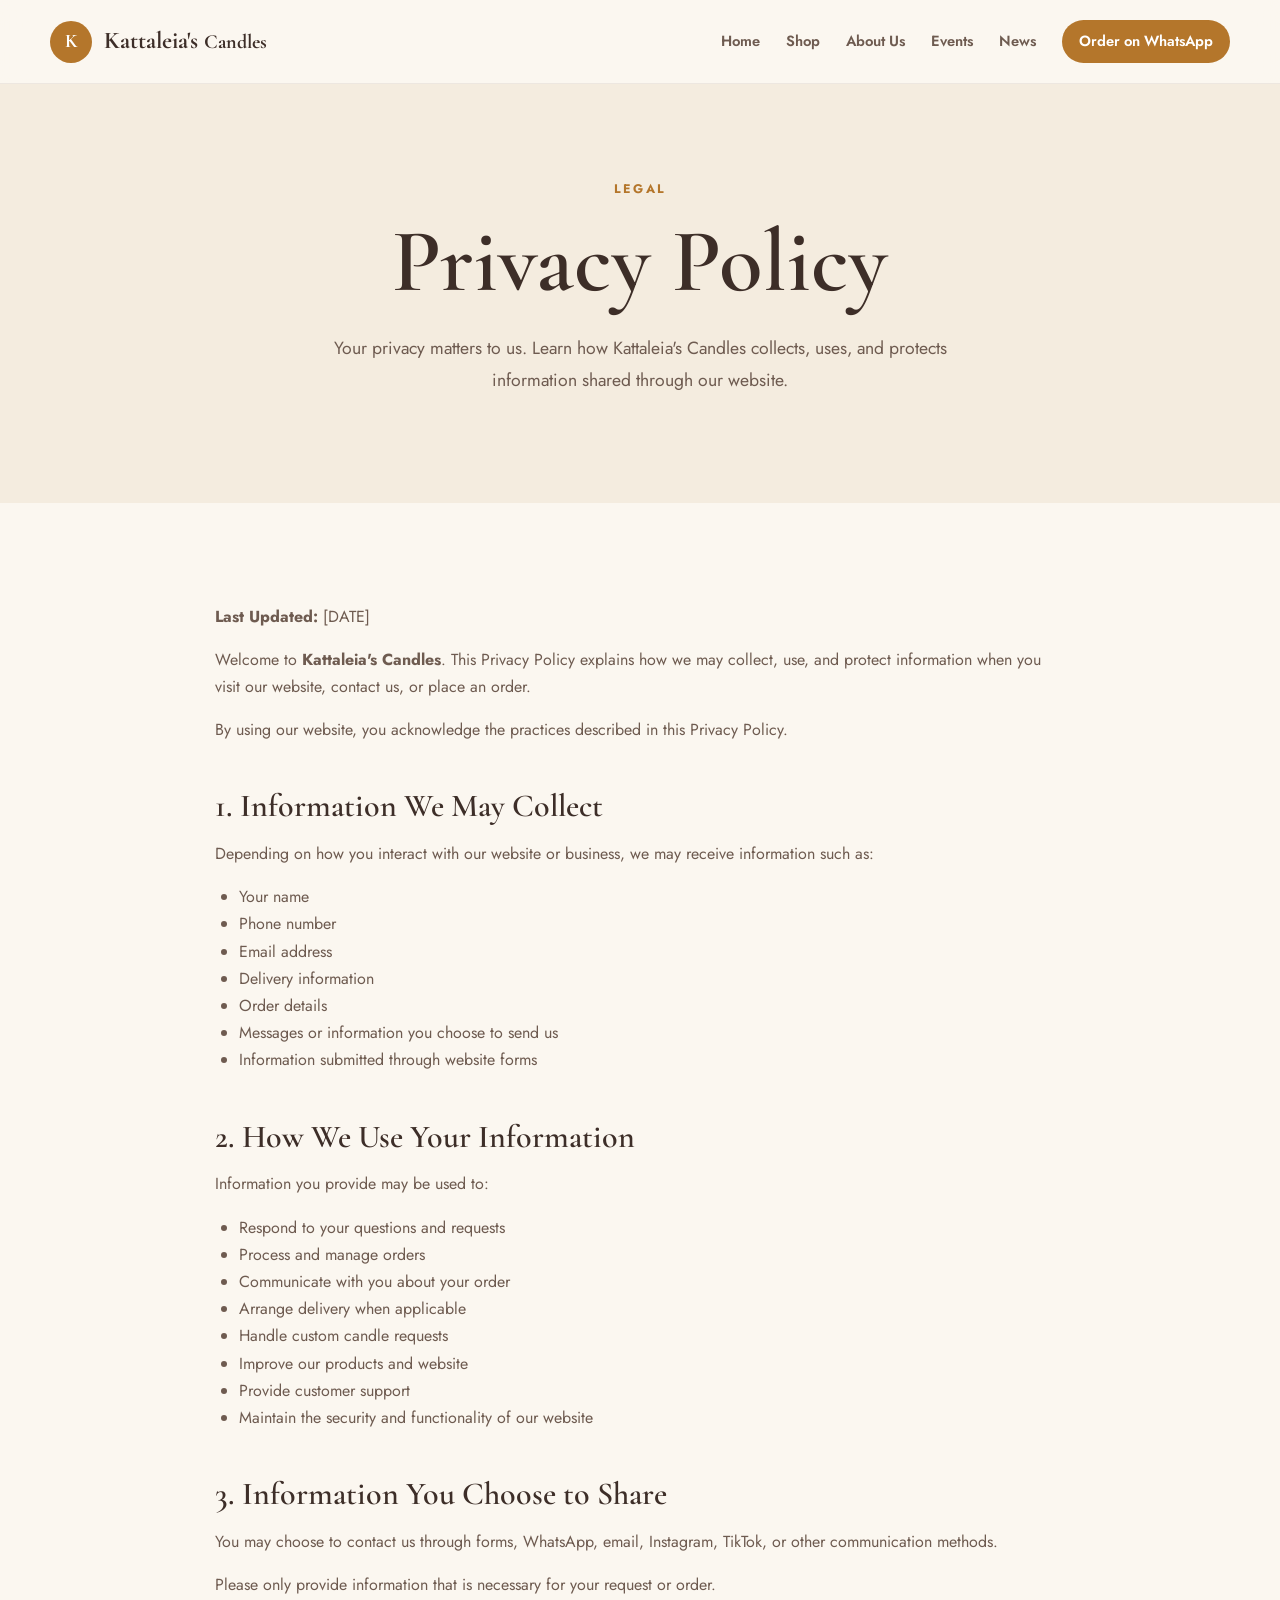
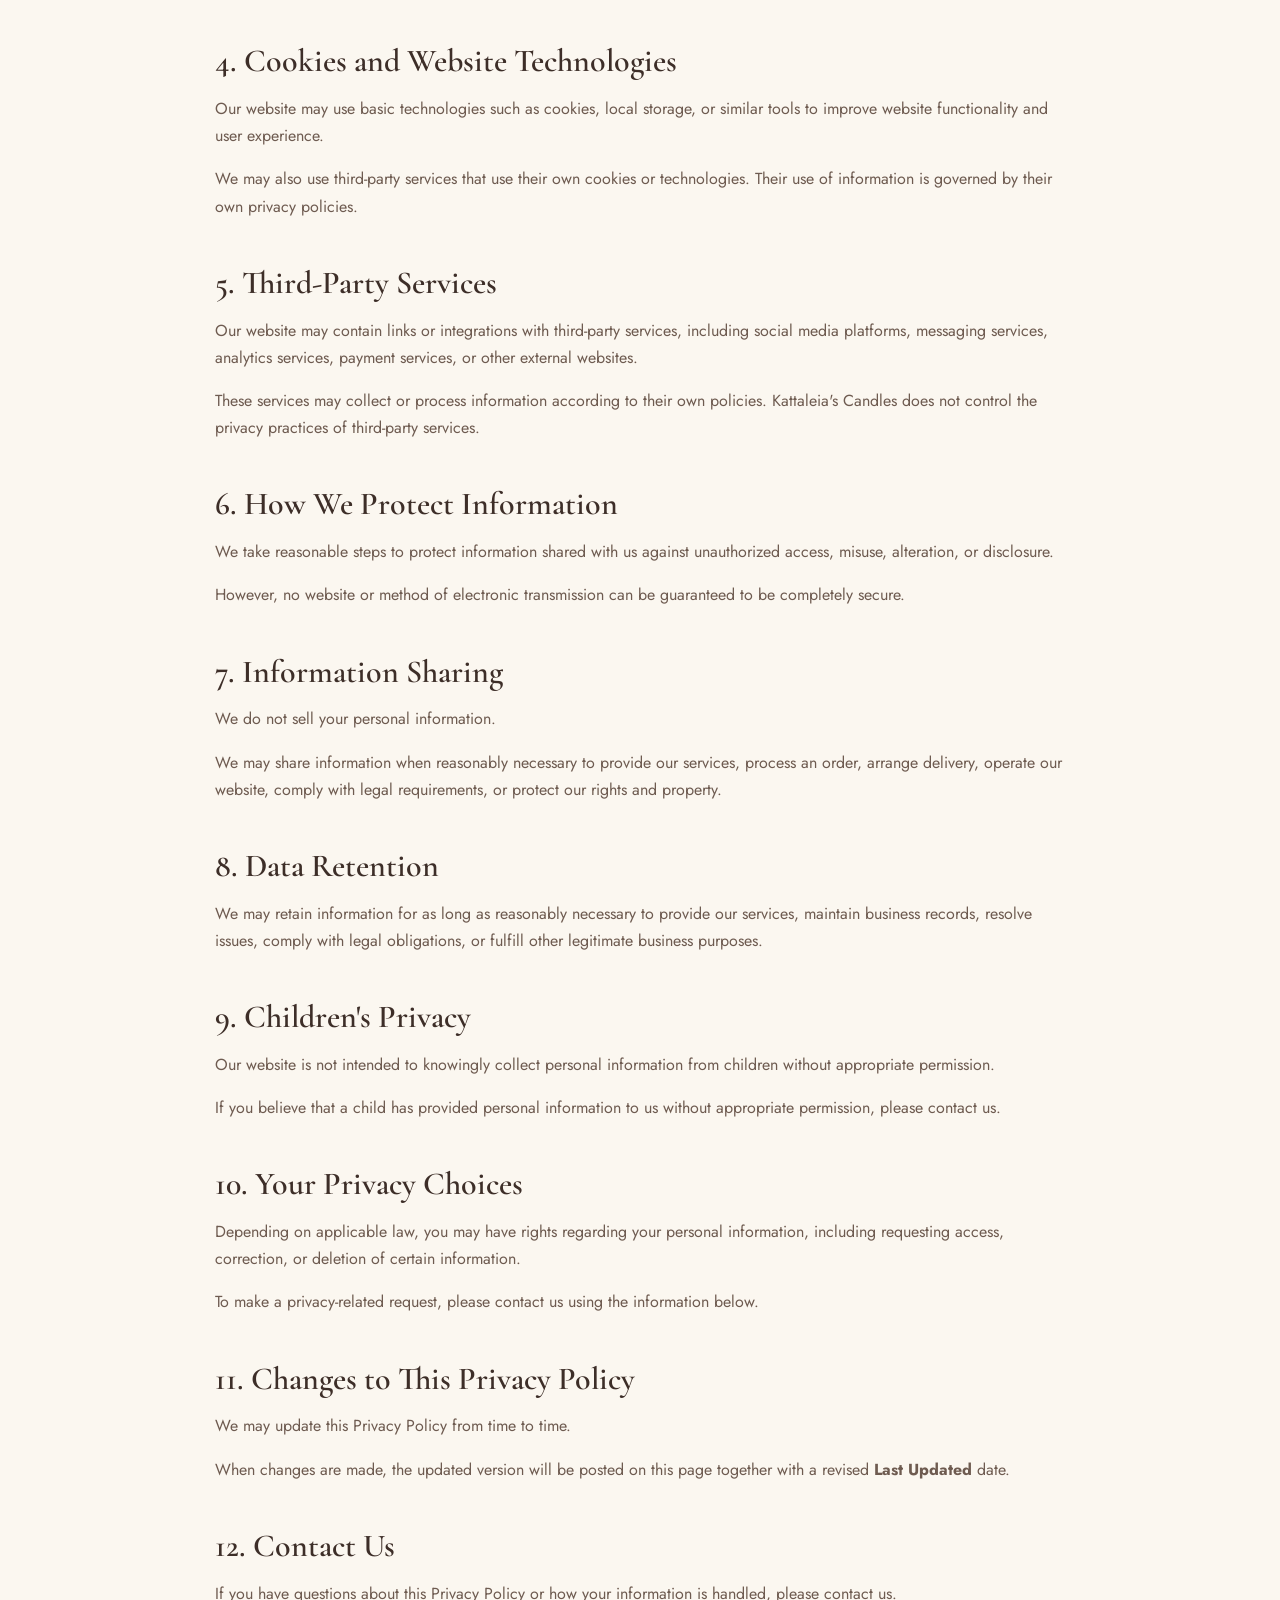
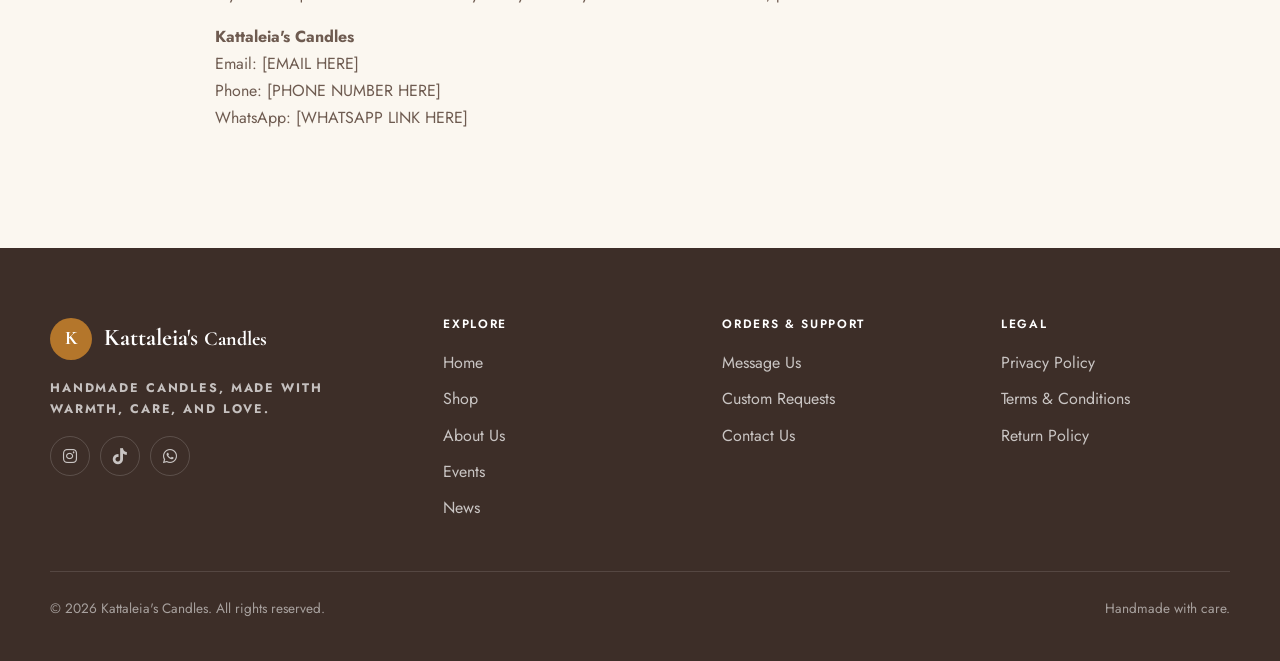
<file: privacy.html>
<!DOCTYPE html>
<html lang="en">
<head>
  <meta charset="UTF-8">
  <meta name="viewport" content="width=device-width, initial-scale=1.0">

  <title>Privacy Policy | Kattaleia's Candles</title>
  <meta
    name="description"
    content="Privacy Policy for Kattaleia's Candles."
  >

  <link rel="preconnect" href="https://fonts.googleapis.com">
  <link rel="preconnect" href="https://fonts.gstatic.com" crossorigin>

  <link
    href="https://fonts.googleapis.com/css2?family=Cormorant+Garamond:wght@400;500;600;700&family=Jost:wght@300;400;500;600&display=swap"
    rel="stylesheet"
  >

  <!-- Font Awesome -->
  <link
    rel="stylesheet"
    href="https://cdnjs.cloudflare.com/ajax/libs/font-awesome/6.5.2/css/all.min.css"
  >

  <!-- Main Website CSS -->
  <link rel="stylesheet" href="style.css">
</head>

<body>

  <!-- =========================
       NAVBAR
  ========================== -->
  <header class="site-header">
    <div class="container nav-wrap">

      <a href="index.html" class="brand" aria-label="Kattaleia's Candles Home">
        <span class="brand-mark">K</span>

        <span>
          <strong>Kattaleia's</strong>
          <small>Candles</small>
        </span>
      </a>

      <nav class="main-nav" id="mainNav">
        <a href="index.html">Home</a>
        <a href="shop.html">Shop</a>
        <a href="about.html">About Us</a>
        <a href="events.html">Events</a>
        <a href="news.html">News</a>

        <a
          href="WHATSAPP_LINK_HERE"
          class="nav-cta"
          target="_blank"
          rel="noopener"
        >
          Order on WhatsApp
        </a>
      </nav>

      <button
        class="nav-toggle"
        id="navToggle"
        type="button"
        aria-label="Open menu"
        aria-expanded="false"
        aria-controls="mainNav"
      >
        ☰
      </button>

    </div>
  </header>


  <!-- =========================
       PAGE HERO
  ========================== -->
  <main>

    <section class="page-hero">
      <div class="container">

        <p class="eyebrow">Legal</p>

        <h1>Privacy Policy</h1>

        <p class="lead">
          Your privacy matters to us. Learn how Kattaleia's Candles
          collects, uses, and protects information shared through our website.
        </p>

      </div>
    </section>


    <!-- =========================
         PRIVACY POLICY
    ========================== -->
    <section class="section">
      <div class="container">

        <div class="legal">

          <p>
            <strong>Last Updated:</strong> [DATE]
          </p>

          <p>
            Welcome to <strong>Kattaleia's Candles</strong>.
            This Privacy Policy explains how we may collect, use,
            and protect information when you visit our website,
            contact us, or place an order.
          </p>

          <p>
            By using our website, you acknowledge the practices
            described in this Privacy Policy.
          </p>


          <h2>1. Information We May Collect</h2>

          <p>
            Depending on how you interact with our website or business,
            we may receive information such as:
          </p>

          <ul>
            <li>Your name</li>
            <li>Phone number</li>
            <li>Email address</li>
            <li>Delivery information</li>
            <li>Order details</li>
            <li>Messages or information you choose to send us</li>
            <li>Information submitted through website forms</li>
          </ul>


          <h2>2. How We Use Your Information</h2>

          <p>
            Information you provide may be used to:
          </p>

          <ul>
            <li>Respond to your questions and requests</li>
            <li>Process and manage orders</li>
            <li>Communicate with you about your order</li>
            <li>Arrange delivery when applicable</li>
            <li>Handle custom candle requests</li>
            <li>Improve our products and website</li>
            <li>Provide customer support</li>
            <li>Maintain the security and functionality of our website</li>
          </ul>


          <h2>3. Information You Choose to Share</h2>

          <p>
            You may choose to contact us through forms, WhatsApp,
            email, Instagram, TikTok, or other communication methods.
          </p>

          <p>
            Please only provide information that is necessary for
            your request or order.
          </p>


          <h2>4. Cookies and Website Technologies</h2>

          <p>
            Our website may use basic technologies such as cookies,
            local storage, or similar tools to improve website
            functionality and user experience.
          </p>

          <p>
            We may also use third-party services that use their own
            cookies or technologies. Their use of information is
            governed by their own privacy policies.
          </p>


          <h2>5. Third-Party Services</h2>

          <p>
            Our website may contain links or integrations with
            third-party services, including social media platforms,
            messaging services, analytics services, payment services,
            or other external websites.
          </p>

          <p>
            These services may collect or process information according
            to their own policies. Kattaleia's Candles does not control
            the privacy practices of third-party services.
          </p>


          <h2>6. How We Protect Information</h2>

          <p>
            We take reasonable steps to protect information shared
            with us against unauthorized access, misuse, alteration,
            or disclosure.
          </p>

          <p>
            However, no website or method of electronic transmission
            can be guaranteed to be completely secure.
          </p>


          <h2>7. Information Sharing</h2>

          <p>
            We do not sell your personal information.
          </p>

          <p>
            We may share information when reasonably necessary to
            provide our services, process an order, arrange delivery,
            operate our website, comply with legal requirements,
            or protect our rights and property.
          </p>


          <h2>8. Data Retention</h2>

          <p>
            We may retain information for as long as reasonably
            necessary to provide our services, maintain business
            records, resolve issues, comply with legal obligations,
            or fulfill other legitimate business purposes.
          </p>


          <h2>9. Children's Privacy</h2>

          <p>
            Our website is not intended to knowingly collect personal
            information from children without appropriate permission.
          </p>

          <p>
            If you believe that a child has provided personal
            information to us without appropriate permission,
            please contact us.
          </p>


          <h2>10. Your Privacy Choices</h2>

          <p>
            Depending on applicable law, you may have rights regarding
            your personal information, including requesting access,
            correction, or deletion of certain information.
          </p>

          <p>
            To make a privacy-related request, please contact us
            using the information below.
          </p>


          <h2>11. Changes to This Privacy Policy</h2>

          <p>
            We may update this Privacy Policy from time to time.
          </p>

          <p>
            When changes are made, the updated version will be posted
            on this page together with a revised
            <strong>Last Updated</strong> date.
          </p>


          <h2>12. Contact Us</h2>

          <p>
            If you have questions about this Privacy Policy or how
            your information is handled, please contact us.
          </p>

          <p>
            <strong>Kattaleia's Candles</strong><br>
            Email: [EMAIL HERE]<br>
            Phone: [PHONE NUMBER HERE]<br>
            WhatsApp: [WHATSAPP LINK HERE]
          </p>

        </div>

      </div>
    </section>

  </main>


  <!-- =========================
       FOOTER
  ========================== -->
  <footer class="site-footer">

    <div class="container">

      <div class="footer-grid">

        <!-- Brand -->
        <div class="footer-brand">

          <a href="index.html" class="brand">
            <span class="brand-mark">K</span>

            <span>
              <strong>Kattaleia's</strong>
              <small>Candles</small>
            </span>
          </a>

          <p class="footer-tag">
            Handmade candles, made with warmth, care, and love.
          </p>

          <div class="social-row">

            <a
              href="INSTAGRAM_LINK_HERE"
              target="_blank"
              rel="noopener"
              aria-label="Instagram"
            >
              <i class="fa-brands fa-instagram"></i>
            </a>

            <a
              href="TIKTOK_LINK_HERE"
              target="_blank"
              rel="noopener"
              aria-label="TikTok"
            >
              <i class="fa-brands fa-tiktok"></i>
            </a>

            <a
              href="WHATSAPP_LINK_HERE"
              target="_blank"
              rel="noopener"
              aria-label="WhatsApp"
            >
              <i class="fa-brands fa-whatsapp"></i>
            </a>

          </div>

        </div>


        <!-- Explore -->
        <div>

          <h3>Explore</h3>

          <ul>
            <li><a href="index.html">Home</a></li>
            <li><a href="shop.html">Shop</a></li>
            <li><a href="about.html">About Us</a></li>
            <li><a href="events.html">Events</a></li>
            <li><a href="news.html">News</a></li>
          </ul>

        </div>


        <!-- Orders & Support -->
        <div>

          <h3>Orders & Support</h3>

          <ul>
            <li>
              <a href="WHATSAPP_LINK_HERE">
                Message Us
              </a>
            </li>

            <li>
              <a href="WHATSAPP_LINK_HERE">
                Custom Requests
              </a>
            </li>

            <li>
              <a href="mailto:EMAIL_HERE">
                Contact Us
              </a>
            </li>
          </ul>

        </div>


        <!-- Legal -->
        <div>

          <h3>Legal</h3>

          <ul>
            <li>
              <a href="privacy.html">
                Privacy Policy
              </a>
            </li>

            <li>
              <a href="terms.html">
                Terms & Conditions
              </a>
            </li>

            <li>
              <a href="returns.html">
                Return Policy
              </a>
            </li>
          </ul>

        </div>

      </div>


      <!-- Footer Bottom -->
      <div class="footer-bottom">

        <p>
          © <span data-current-year></span>
          Kattaleia's Candles. All rights reserved.
        </p>

        <p>
          Handmade with care.
        </p>

      </div>

    </div>

  </footer>


  <!-- =========================
       JAVASCRIPT
  ========================== -->
  <script src="script.js"></script>

</body>
</html>
</file>
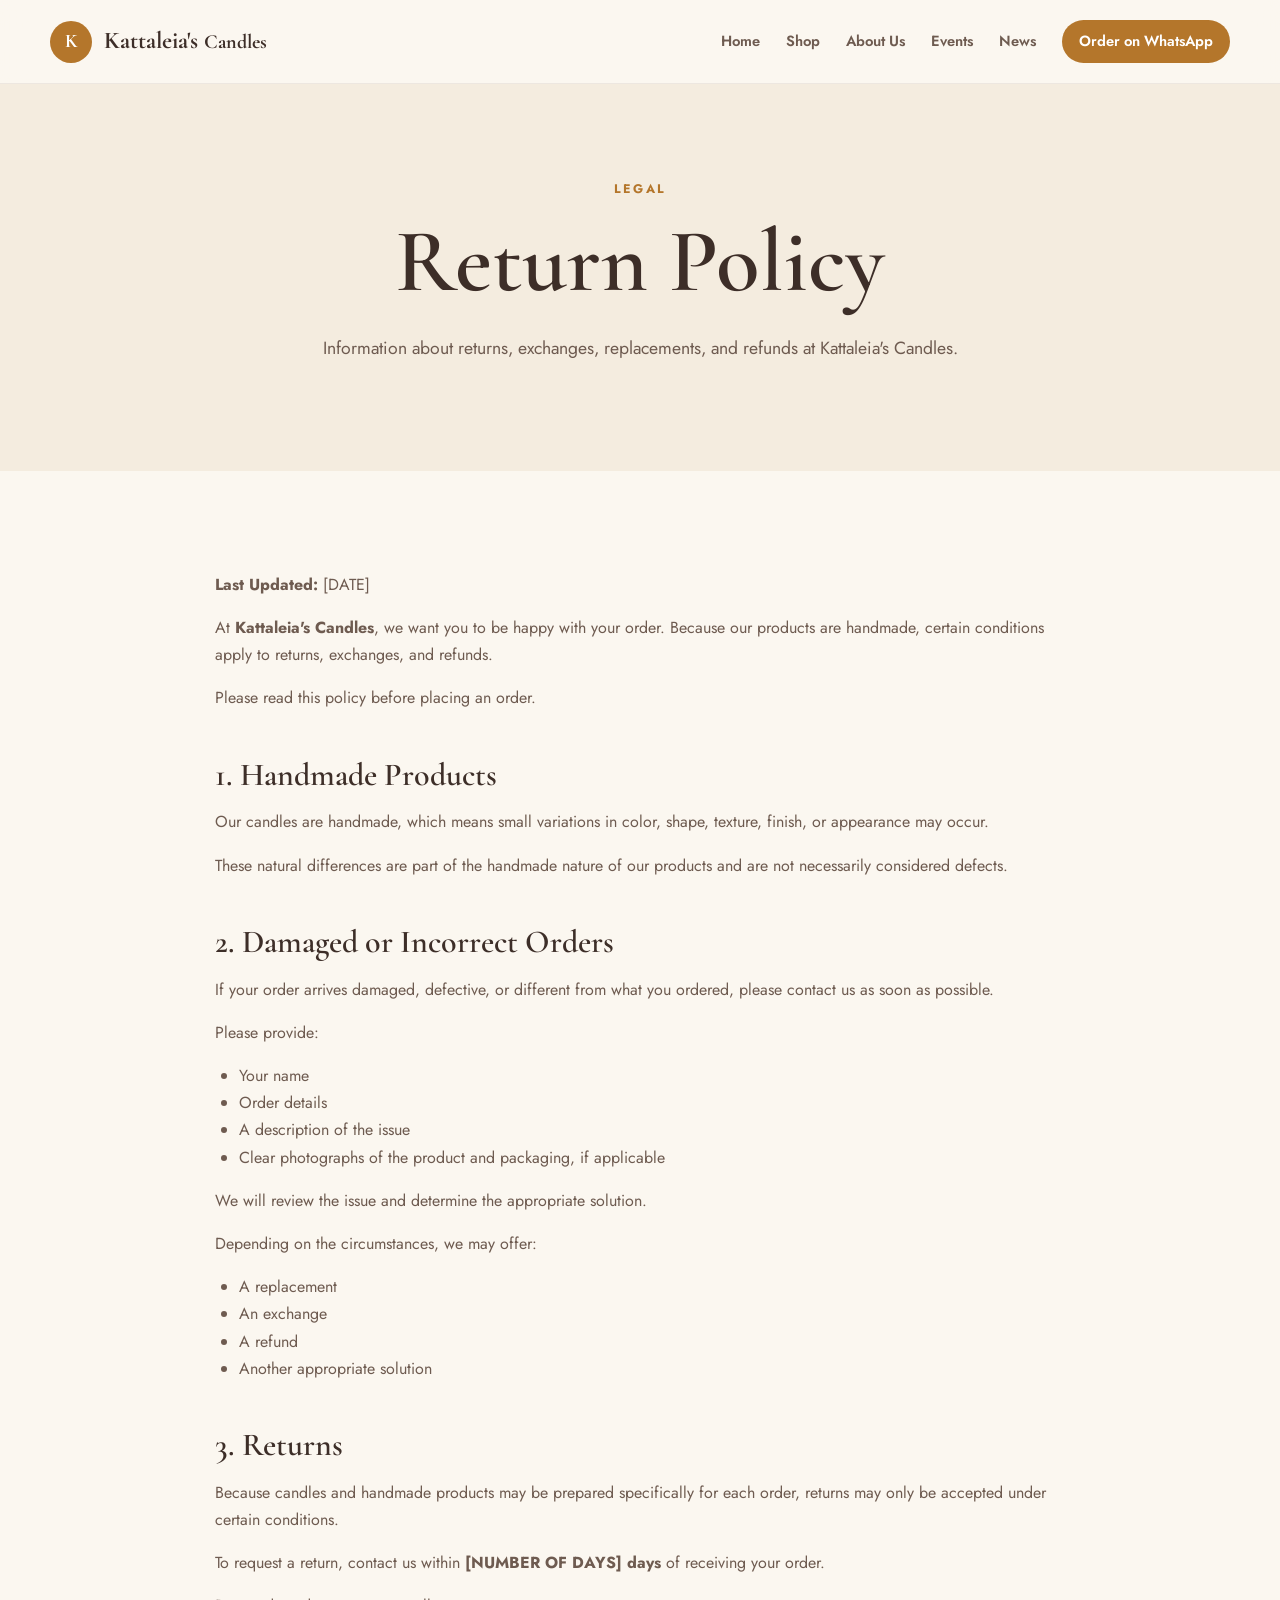
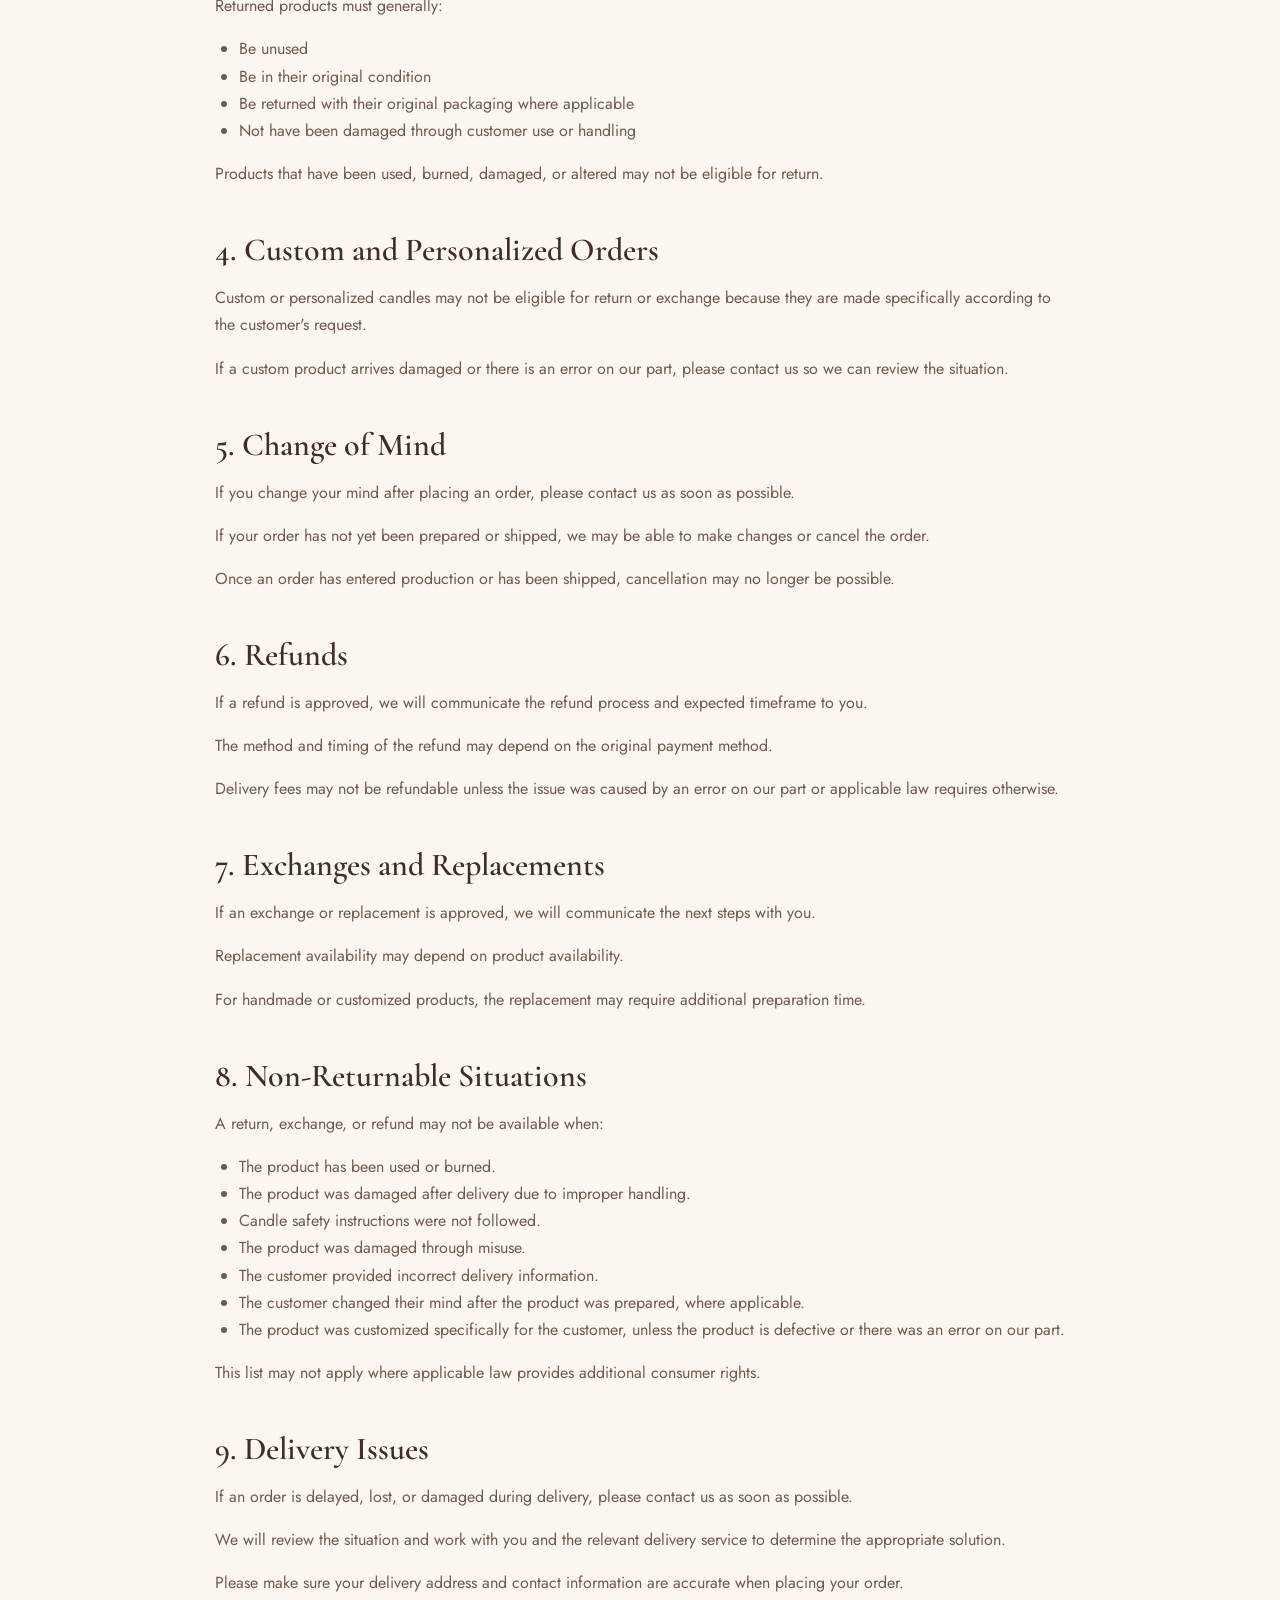
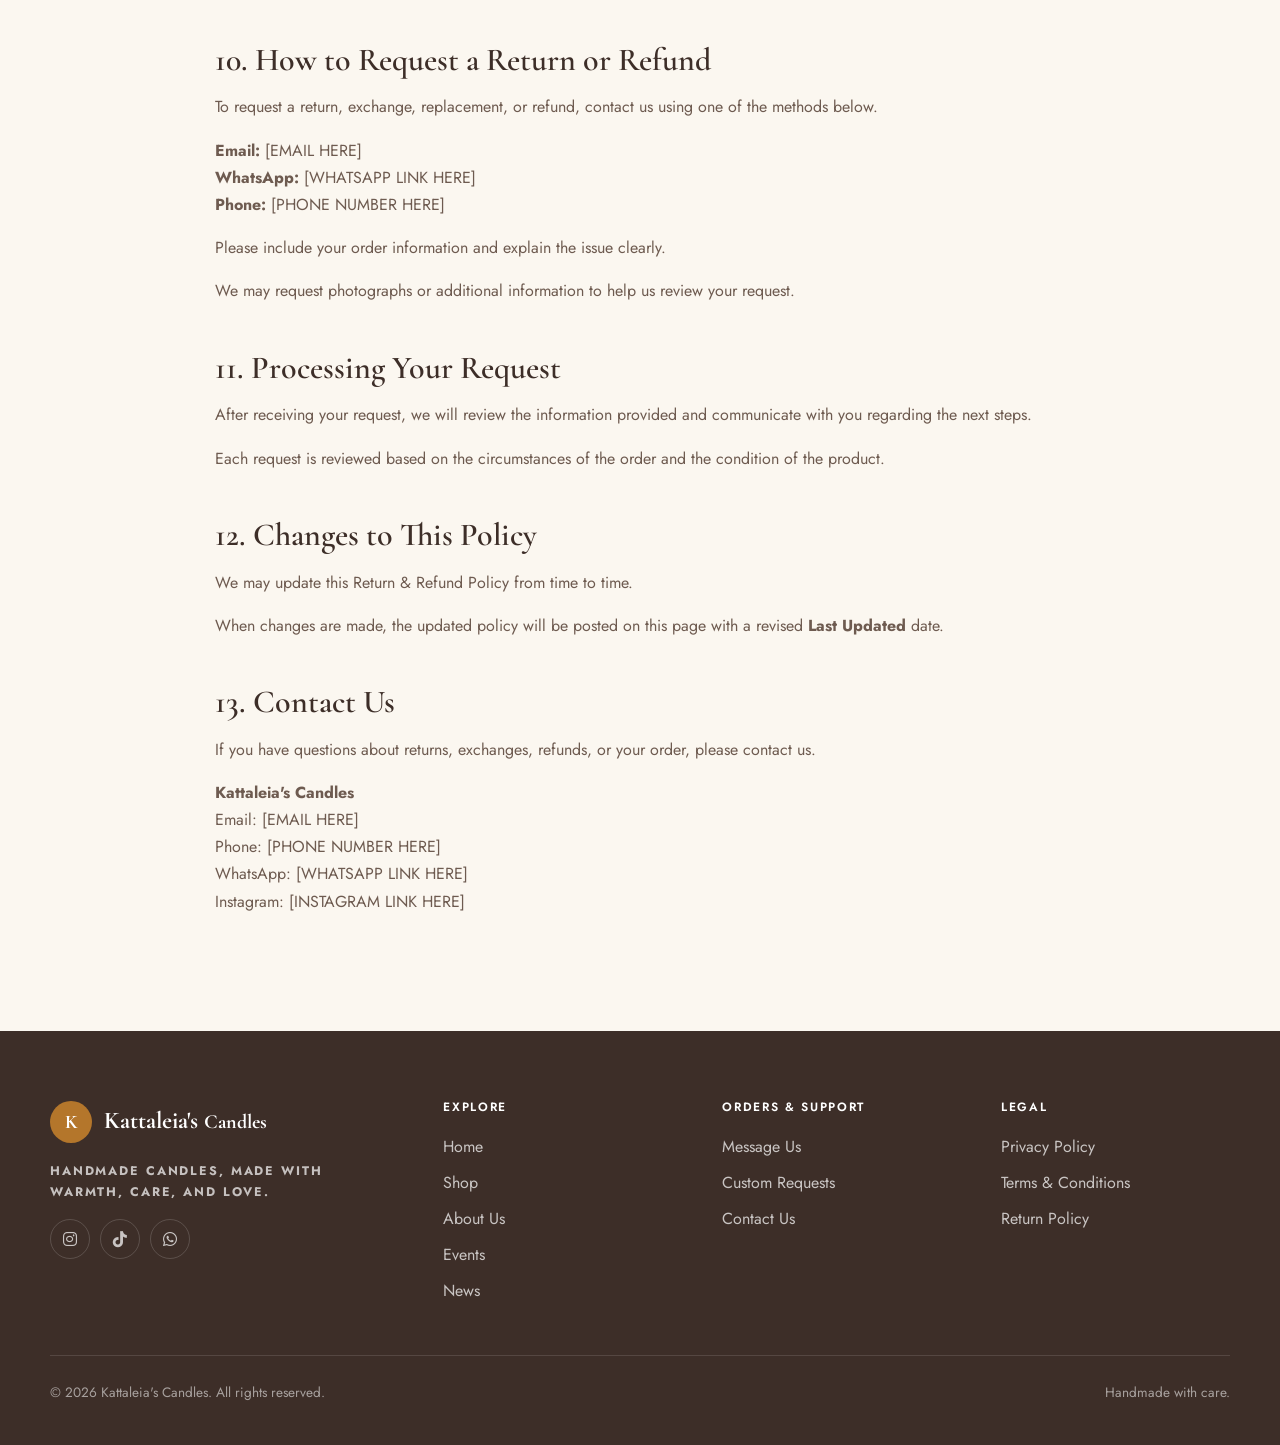
<file: returns.html>
<!DOCTYPE html>
<html lang="en">
<head>
  <meta charset="UTF-8">
  <meta name="viewport" content="width=device-width, initial-scale=1.0">

  <title>Return Policy | Kattaleia's Candles</title>
  <meta
    name="description"
    content="Return and Refund Policy for Kattaleia's Candles."
  >

  <!-- Google Fonts -->
  <link rel="preconnect" href="https://fonts.googleapis.com">
  <link rel="preconnect" href="https://fonts.gstatic.com" crossorigin>

  <link
    href="https://fonts.googleapis.com/css2?family=Cormorant+Garamond:wght@400;500;600;700&family=Jost:wght@300;400;500;600&display=swap"
    rel="stylesheet"
  >

  <!-- Font Awesome -->
  <link
    rel="stylesheet"
    href="https://cdnjs.cloudflare.com/ajax/libs/font-awesome/6.5.2/css/all.min.css"
  >

  <!-- Main CSS -->
  <link rel="stylesheet" href="style.css">
</head>

<body>

  <!-- =========================
       NAVBAR
  ========================== -->
  <header class="site-header">

    <div class="container nav-wrap">

      <a
        href="index.html"
        class="brand"
        aria-label="Kattaleia's Candles Home"
      >
        <span class="brand-mark">K</span>

        <span>
          <strong>Kattaleia's</strong>
          <small>Candles</small>
        </span>
      </a>


      <nav class="main-nav" id="mainNav">

        <a href="index.html">Home</a>

        <a href="shop.html">Shop</a>

        <a href="about.html">About Us</a>

        <a href="events.html">Events</a>

        <a href="news.html">News</a>

        <a
          href="WHATSAPP_LINK_HERE"
          class="nav-cta"
          target="_blank"
          rel="noopener"
        >
          Order on WhatsApp
        </a>

      </nav>


      <button
        class="nav-toggle"
        id="navToggle"
        type="button"
        aria-label="Open menu"
        aria-expanded="false"
        aria-controls="mainNav"
      >
        ☰
      </button>

    </div>

  </header>


  <!-- =========================
       MAIN
  ========================== -->
  <main>

    <!-- Page Hero -->
    <section class="page-hero">

      <div class="container">

        <p class="eyebrow">Legal</p>

        <h1>Return Policy</h1>

        <p class="lead">
          Information about returns, exchanges, replacements,
          and refunds at Kattaleia's Candles.
        </p>

      </div>

    </section>


    <!-- =========================
         RETURN POLICY
    ========================== -->
    <section class="section">

      <div class="container">

        <div class="legal">

          <p>
            <strong>Last Updated:</strong> [DATE]
          </p>


          <p>
            At <strong>Kattaleia's Candles</strong>, we want you to be
            happy with your order. Because our products are handmade,
            certain conditions apply to returns, exchanges, and refunds.
          </p>

          <p>
            Please read this policy before placing an order.
          </p>


          <!-- 1 -->
          <h2>1. Handmade Products</h2>

          <p>
            Our candles are handmade, which means small variations
            in color, shape, texture, finish, or appearance may occur.
          </p>

          <p>
            These natural differences are part of the handmade nature
            of our products and are not necessarily considered defects.
          </p>


          <!-- 2 -->
          <h2>2. Damaged or Incorrect Orders</h2>

          <p>
            If your order arrives damaged, defective, or different
            from what you ordered, please contact us as soon as possible.
          </p>

          <p>Please provide:</p>

          <ul>
            <li>Your name</li>
            <li>Order details</li>
            <li>A description of the issue</li>
            <li>Clear photographs of the product and packaging, if applicable</li>
          </ul>

          <p>
            We will review the issue and determine the appropriate solution.
          </p>

          <p>
            Depending on the circumstances, we may offer:
          </p>

          <ul>
            <li>A replacement</li>
            <li>An exchange</li>
            <li>A refund</li>
            <li>Another appropriate solution</li>
          </ul>


          <!-- 3 -->
          <h2>3. Returns</h2>

          <p>
            Because candles and handmade products may be prepared
            specifically for each order, returns may only be accepted
            under certain conditions.
          </p>

          <p>
            To request a return, contact us within
            <strong>[NUMBER OF DAYS] days</strong>
            of receiving your order.
          </p>

          <p>Returned products must generally:</p>

          <ul>
            <li>Be unused</li>
            <li>Be in their original condition</li>
            <li>Be returned with their original packaging where applicable</li>
            <li>Not have been damaged through customer use or handling</li>
          </ul>

          <p>
            Products that have been used, burned, damaged, or altered
            may not be eligible for return.
          </p>


          <!-- 4 -->
          <h2>4. Custom and Personalized Orders</h2>

          <p>
            Custom or personalized candles may not be eligible for
            return or exchange because they are made specifically
            according to the customer's request.
          </p>

          <p>
            If a custom product arrives damaged or there is an error
            on our part, please contact us so we can review the situation.
          </p>


          <!-- 5 -->
          <h2>5. Change of Mind</h2>

          <p>
            If you change your mind after placing an order,
            please contact us as soon as possible.
          </p>

          <p>
            If your order has not yet been prepared or shipped,
            we may be able to make changes or cancel the order.
          </p>

          <p>
            Once an order has entered production or has been shipped,
            cancellation may no longer be possible.
          </p>


          <!-- 6 -->
          <h2>6. Refunds</h2>

          <p>
            If a refund is approved, we will communicate the refund
            process and expected timeframe to you.
          </p>

          <p>
            The method and timing of the refund may depend on the
            original payment method.
          </p>

          <p>
            Delivery fees may not be refundable unless the issue
            was caused by an error on our part or applicable law
            requires otherwise.
          </p>


          <!-- 7 -->
          <h2>7. Exchanges and Replacements</h2>

          <p>
            If an exchange or replacement is approved, we will
            communicate the next steps with you.
          </p>

          <p>
            Replacement availability may depend on product availability.
          </p>

          <p>
            For handmade or customized products, the replacement
            may require additional preparation time.
          </p>


          <!-- 8 -->
          <h2>8. Non-Returnable Situations</h2>

          <p>
            A return, exchange, or refund may not be available when:
          </p>

          <ul>

            <li>
              The product has been used or burned.
            </li>

            <li>
              The product was damaged after delivery due to
              improper handling.
            </li>

            <li>
              Candle safety instructions were not followed.
            </li>

            <li>
              The product was damaged through misuse.
            </li>

            <li>
              The customer provided incorrect delivery information.
            </li>

            <li>
              The customer changed their mind after the product
              was prepared, where applicable.
            </li>

            <li>
              The product was customized specifically for the customer,
              unless the product is defective or there was an error
              on our part.
            </li>

          </ul>

          <p>
            This list may not apply where applicable law provides
            additional consumer rights.
          </p>


          <!-- 9 -->
          <h2>9. Delivery Issues</h2>

          <p>
            If an order is delayed, lost, or damaged during delivery,
            please contact us as soon as possible.
          </p>

          <p>
            We will review the situation and work with you and the
            relevant delivery service to determine the appropriate solution.
          </p>

          <p>
            Please make sure your delivery address and contact
            information are accurate when placing your order.
          </p>


          <!-- 10 -->
          <h2>10. How to Request a Return or Refund</h2>

          <p>
            To request a return, exchange, replacement, or refund,
            contact us using one of the methods below.
          </p>

          <p>
            <strong>Email:</strong> [EMAIL HERE]<br>
            <strong>WhatsApp:</strong> [WHATSAPP LINK HERE]<br>
            <strong>Phone:</strong> [PHONE NUMBER HERE]
          </p>

          <p>
            Please include your order information and explain
            the issue clearly.
          </p>

          <p>
            We may request photographs or additional information
            to help us review your request.
          </p>


          <!-- 11 -->
          <h2>11. Processing Your Request</h2>

          <p>
            After receiving your request, we will review the
            information provided and communicate with you regarding
            the next steps.
          </p>

          <p>
            Each request is reviewed based on the circumstances
            of the order and the condition of the product.
          </p>


          <!-- 12 -->
          <h2>12. Changes to This Policy</h2>

          <p>
            We may update this Return & Refund Policy from time to time.
          </p>

          <p>
            When changes are made, the updated policy will be posted
            on this page with a revised <strong>Last Updated</strong> date.
          </p>


          <!-- 13 -->
          <h2>13. Contact Us</h2>

          <p>
            If you have questions about returns, exchanges,
            refunds, or your order, please contact us.
          </p>

          <p>
            <strong>Kattaleia's Candles</strong><br>
            Email: [EMAIL HERE]<br>
            Phone: [PHONE NUMBER HERE]<br>
            WhatsApp: [WHATSAPP LINK HERE]<br>
            Instagram: [INSTAGRAM LINK HERE]
          </p>

        </div>

      </div>

    </section>

  </main>


  <!-- =========================
       FOOTER
  ========================== -->
  <footer class="site-footer">

    <div class="container">

      <div class="footer-grid">

        <!-- Brand -->
        <div class="footer-brand">

          <a href="index.html" class="brand">

            <span class="brand-mark">K</span>

            <span>
              <strong>Kattaleia's</strong>
              <small>Candles</small>
            </span>

          </a>

          <p class="footer-tag">
            Handmade candles, made with warmth, care, and love.
          </p>


          <div class="social-row">

            <a
              href="INSTAGRAM_LINK_HERE"
              target="_blank"
              rel="noopener"
              aria-label="Instagram"
            >
              <i class="fa-brands fa-instagram"></i>
            </a>

            <a
              href="TIKTOK_LINK_HERE"
              target="_blank"
              rel="noopener"
              aria-label="TikTok"
            >
              <i class="fa-brands fa-tiktok"></i>
            </a>

            <a
              href="WHATSAPP_LINK_HERE"
              target="_blank"
              rel="noopener"
              aria-label="WhatsApp"
            >
              <i class="fa-brands fa-whatsapp"></i>
            </a>

          </div>

        </div>


        <!-- Explore -->
        <div>

          <h3>Explore</h3>

          <ul>

            <li>
              <a href="index.html">Home</a>
            </li>

            <li>
              <a href="shop.html">Shop</a>
            </li>

            <li>
              <a href="about.html">About Us</a>
            </li>

            <li>
              <a href="events.html">Events</a>
            </li>

            <li>
              <a href="news.html">News</a>
            </li>

          </ul>

        </div>


        <!-- Orders & Support -->
        <div>

          <h3>Orders & Support</h3>

          <ul>

            <li>
              <a href="WHATSAPP_LINK_HERE">
                Message Us
              </a>
            </li>

            <li>
              <a href="WHATSAPP_LINK_HERE">
                Custom Requests
              </a>
            </li>

            <li>
              <a href="mailto:EMAIL_HERE">
                Contact Us
              </a>
            </li>

          </ul>

        </div>


        <!-- Legal -->
        <div>

          <h3>Legal</h3>

          <ul>

            <li>
              <a href="privacy.html">
                Privacy Policy
              </a>
            </li>

            <li>
              <a href="terms.html">
                Terms & Conditions
              </a>
            </li>

            <li>
              <a href="returns.html">
                Return Policy
              </a>
            </li>

          </ul>

        </div>

      </div>


      <!-- Footer Bottom -->
      <div class="footer-bottom">

        <p>
          © <span data-current-year></span>
          Kattaleia's Candles. All rights reserved.
        </p>

        <p>
          Handmade with care.
        </p>

      </div>

    </div>

  </footer>


  <!-- JavaScript -->
  <script src="script.js"></script>

</body>
</html>
</file>
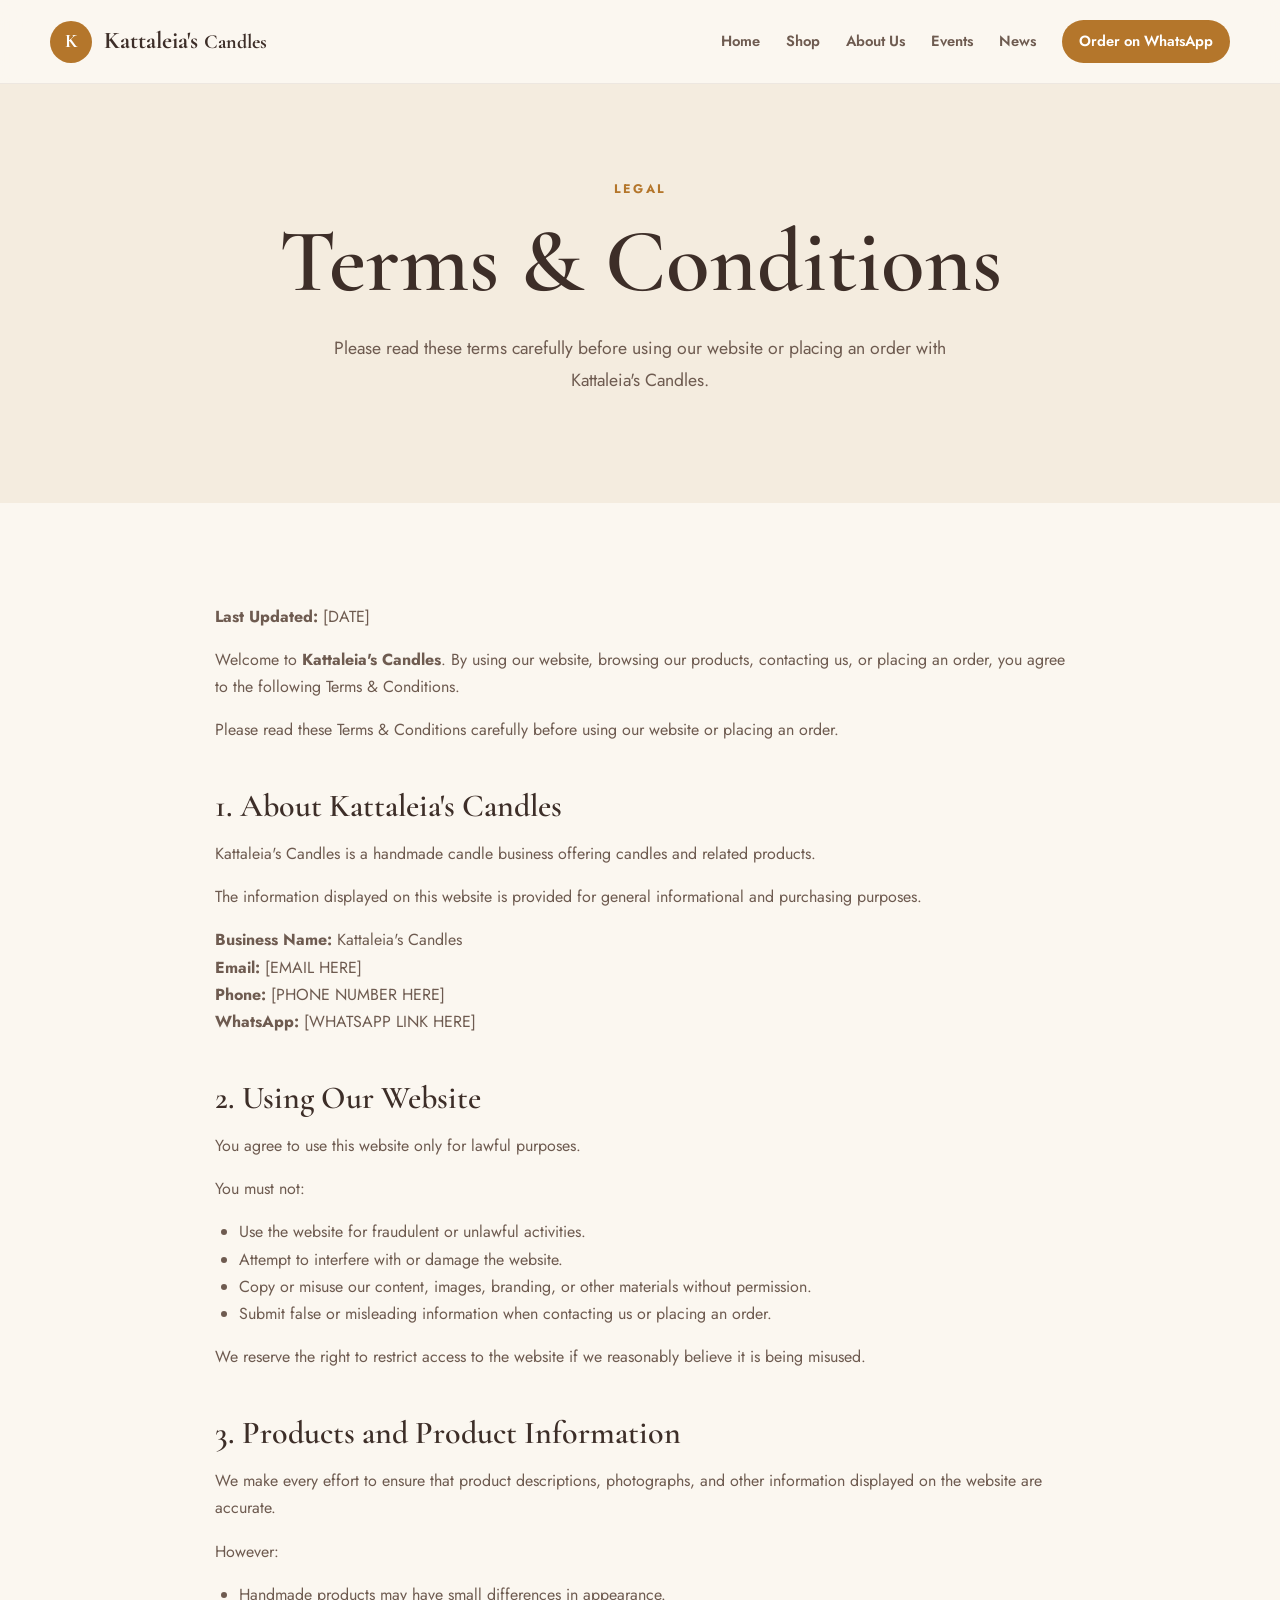
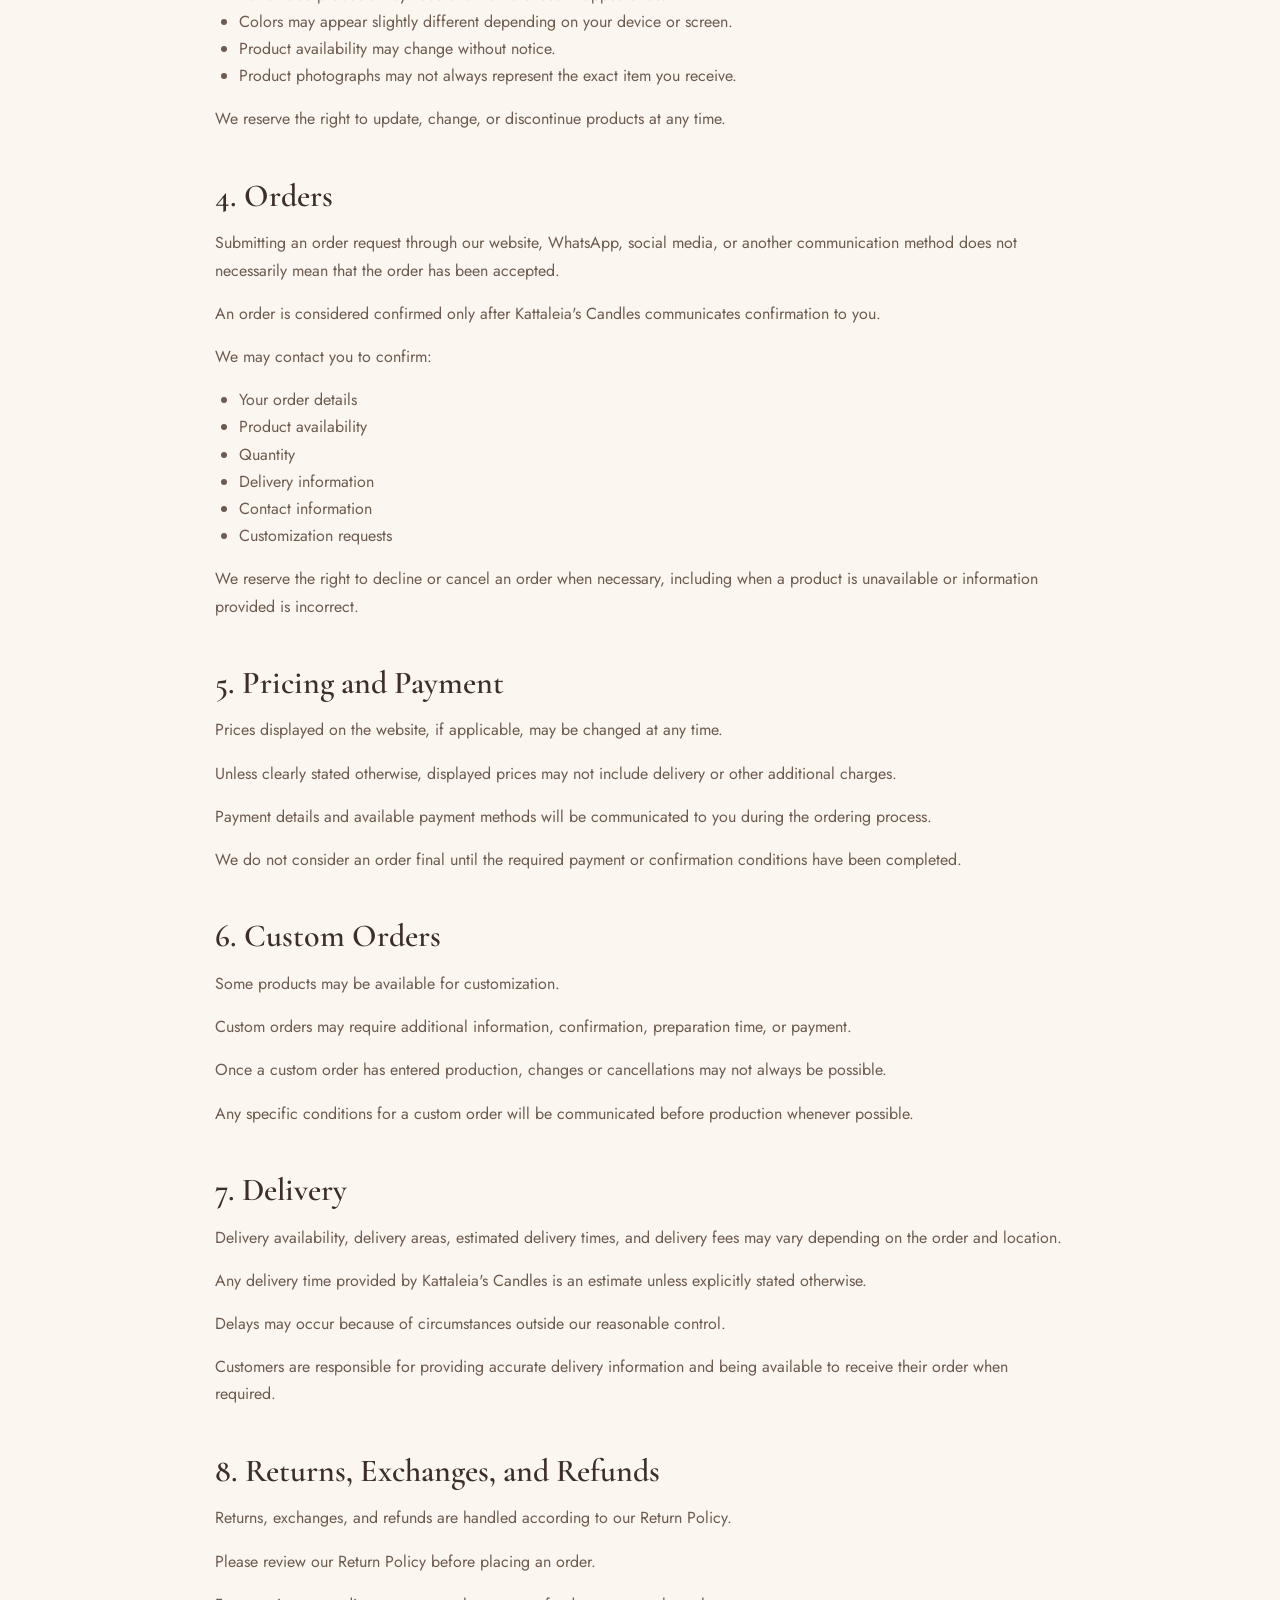
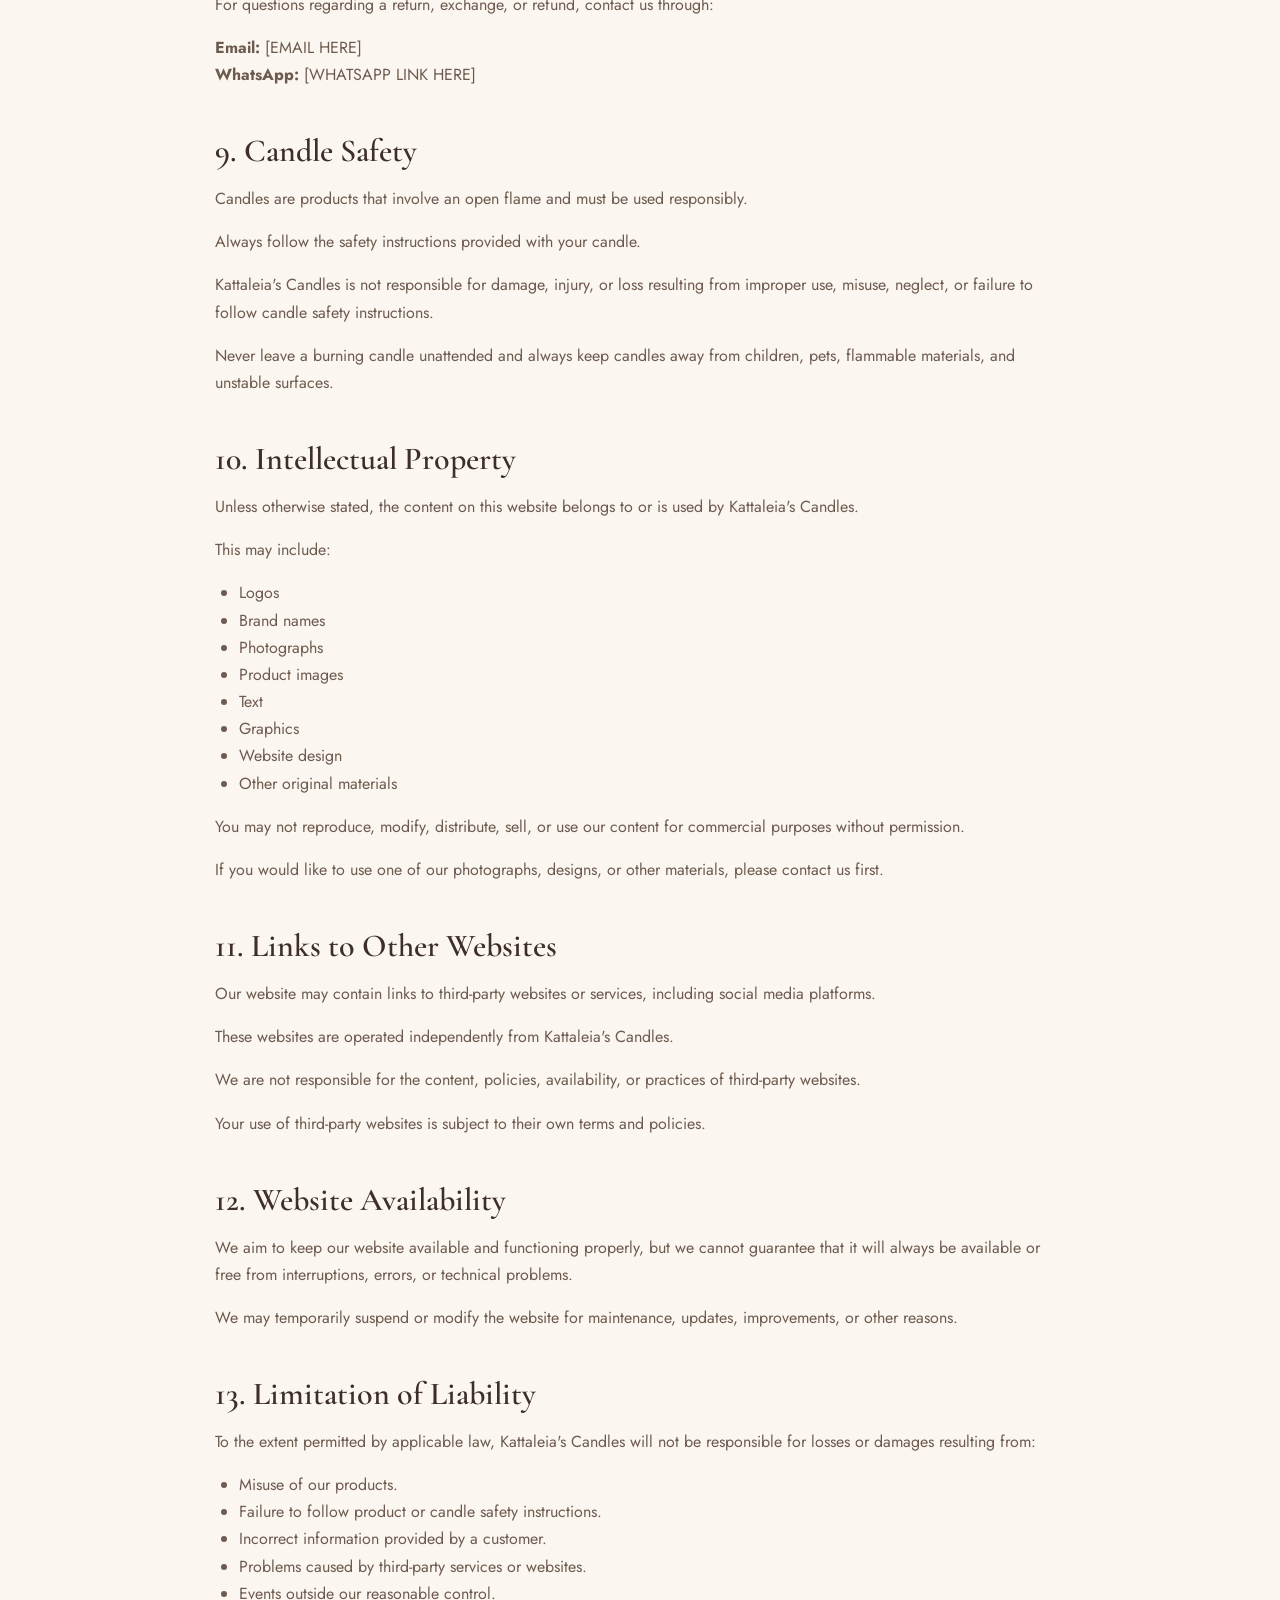
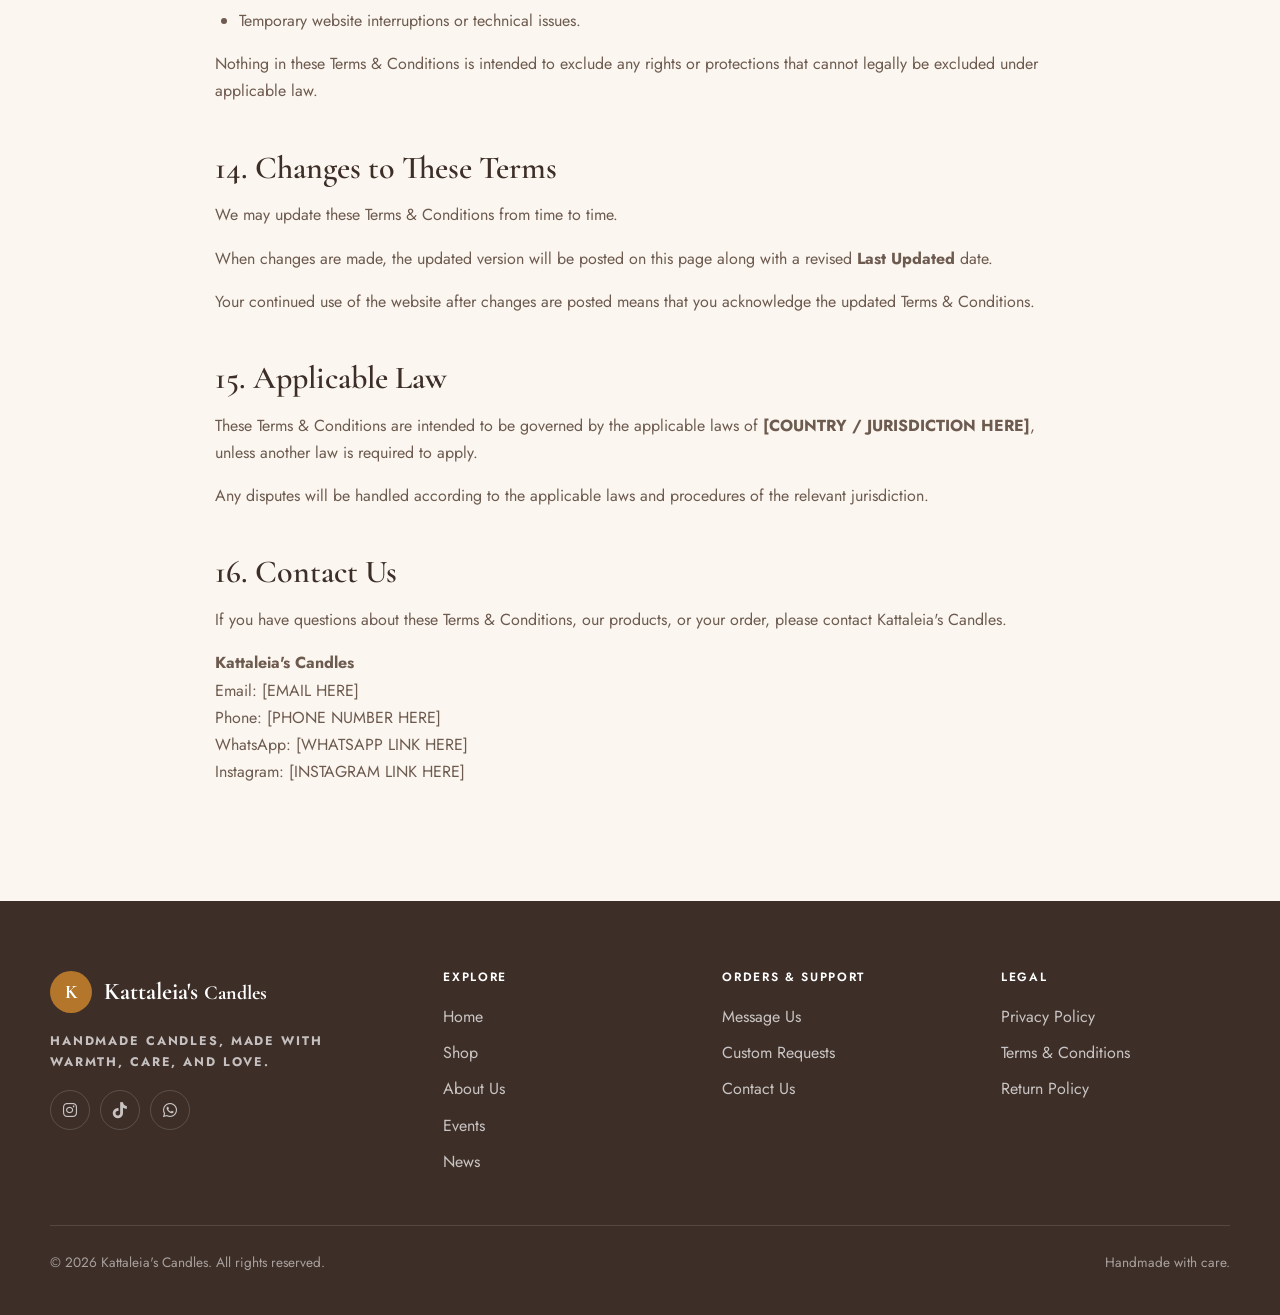
<file: terms.html>
<!DOCTYPE html>
<html lang="en">
<head>
  <meta charset="UTF-8">
  <meta name="viewport" content="width=device-width, initial-scale=1.0">

  <title>Terms & Conditions | Kattaleia's Candles</title>
  <meta
    name="description"
    content="Terms and Conditions for Kattaleia's Candles."
  >

  <!-- Google Fonts -->
  <link rel="preconnect" href="https://fonts.googleapis.com">
  <link rel="preconnect" href="https://fonts.gstatic.com" crossorigin>

  <link
    href="https://fonts.googleapis.com/css2?family=Cormorant+Garamond:wght@400;500;600;700&family=Jost:wght@300;400;500;600&display=swap"
    rel="stylesheet"
  >

  <!-- Font Awesome -->
  <link
    rel="stylesheet"
    href="https://cdnjs.cloudflare.com/ajax/libs/font-awesome/6.5.2/css/all.min.css"
  >

  <!-- Main CSS -->
  <link rel="stylesheet" href="style.css">
</head>

<body>

  <!-- =========================
       NAVBAR
  ========================== -->
  <header class="site-header">
    <div class="container nav-wrap">

      <a
        href="index.html"
        class="brand"
        aria-label="Kattaleia's Candles Home"
      >
        <span class="brand-mark">K</span>

        <span>
          <strong>Kattaleia's</strong>
          <small>Candles</small>
        </span>
      </a>

      <nav class="main-nav" id="mainNav">

        <a href="index.html">Home</a>

        <a href="shop.html">Shop</a>

        <a href="about.html">About Us</a>

        <a href="events.html">Events</a>

        <a href="news.html">News</a>

        <a
          href="WHATSAPP_LINK_HERE"
          class="nav-cta"
          target="_blank"
          rel="noopener"
        >
          Order on WhatsApp
        </a>

      </nav>

      <button
        class="nav-toggle"
        id="navToggle"
        type="button"
        aria-label="Open menu"
        aria-expanded="false"
        aria-controls="mainNav"
      >
        ☰
      </button>

    </div>
  </header>


  <!-- =========================
       MAIN
  ========================== -->
  <main>

    <!-- Page Hero -->
    <section class="page-hero">

      <div class="container">

        <p class="eyebrow">Legal</p>

        <h1>Terms & Conditions</h1>

        <p class="lead">
          Please read these terms carefully before using our website
          or placing an order with Kattaleia's Candles.
        </p>

      </div>

    </section>


    <!-- Terms Content -->
    <section class="section">

      <div class="container">

        <div class="legal">

          <p>
            <strong>Last Updated:</strong> [DATE]
          </p>


          <p>
            Welcome to <strong>Kattaleia's Candles</strong>.
            By using our website, browsing our products, contacting us,
            or placing an order, you agree to the following
            Terms & Conditions.
          </p>

          <p>
            Please read these Terms & Conditions carefully before
            using our website or placing an order.
          </p>


          <!-- 1 -->
          <h2>1. About Kattaleia's Candles</h2>

          <p>
            Kattaleia's Candles is a handmade candle business offering
            candles and related products.
          </p>

          <p>
            The information displayed on this website is provided
            for general informational and purchasing purposes.
          </p>

          <p>
            <strong>Business Name:</strong> Kattaleia's Candles<br>
            <strong>Email:</strong> [EMAIL HERE]<br>
            <strong>Phone:</strong> [PHONE NUMBER HERE]<br>
            <strong>WhatsApp:</strong> [WHATSAPP LINK HERE]
          </p>


          <!-- 2 -->
          <h2>2. Using Our Website</h2>

          <p>
            You agree to use this website only for lawful purposes.
          </p>

          <p>You must not:</p>

          <ul>
            <li>Use the website for fraudulent or unlawful activities.</li>

            <li>
              Attempt to interfere with or damage the website.
            </li>

            <li>
              Copy or misuse our content, images, branding,
              or other materials without permission.
            </li>

            <li>
              Submit false or misleading information when contacting
              us or placing an order.
            </li>
          </ul>

          <p>
            We reserve the right to restrict access to the website
            if we reasonably believe it is being misused.
          </p>


          <!-- 3 -->
          <h2>3. Products and Product Information</h2>

          <p>
            We make every effort to ensure that product descriptions,
            photographs, and other information displayed on the website
            are accurate.
          </p>

          <p>However:</p>

          <ul>

            <li>
              Handmade products may have small differences
              in appearance.
            </li>

            <li>
              Colors may appear slightly different depending
              on your device or screen.
            </li>

            <li>
              Product availability may change without notice.
            </li>

            <li>
              Product photographs may not always represent
              the exact item you receive.
            </li>

          </ul>

          <p>
            We reserve the right to update, change, or discontinue
            products at any time.
          </p>


          <!-- 4 -->
          <h2>4. Orders</h2>

          <p>
            Submitting an order request through our website,
            WhatsApp, social media, or another communication method
            does not necessarily mean that the order has been accepted.
          </p>

          <p>
            An order is considered confirmed only after
            Kattaleia's Candles communicates confirmation to you.
          </p>

          <p>We may contact you to confirm:</p>

          <ul>
            <li>Your order details</li>
            <li>Product availability</li>
            <li>Quantity</li>
            <li>Delivery information</li>
            <li>Contact information</li>
            <li>Customization requests</li>
          </ul>

          <p>
            We reserve the right to decline or cancel an order
            when necessary, including when a product is unavailable
            or information provided is incorrect.
          </p>


          <!-- 5 -->
          <h2>5. Pricing and Payment</h2>

          <p>
            Prices displayed on the website, if applicable,
            may be changed at any time.
          </p>

          <p>
            Unless clearly stated otherwise, displayed prices may
            not include delivery or other additional charges.
          </p>

          <p>
            Payment details and available payment methods will be
            communicated to you during the ordering process.
          </p>

          <p>
            We do not consider an order final until the required
            payment or confirmation conditions have been completed.
          </p>


          <!-- 6 -->
          <h2>6. Custom Orders</h2>

          <p>
            Some products may be available for customization.
          </p>

          <p>
            Custom orders may require additional information,
            confirmation, preparation time, or payment.
          </p>

          <p>
            Once a custom order has entered production,
            changes or cancellations may not always be possible.
          </p>

          <p>
            Any specific conditions for a custom order will be
            communicated before production whenever possible.
          </p>


          <!-- 7 -->
          <h2>7. Delivery</h2>

          <p>
            Delivery availability, delivery areas, estimated delivery
            times, and delivery fees may vary depending on the order
            and location.
          </p>

          <p>
            Any delivery time provided by Kattaleia's Candles
            is an estimate unless explicitly stated otherwise.
          </p>

          <p>
            Delays may occur because of circumstances outside
            our reasonable control.
          </p>

          <p>
            Customers are responsible for providing accurate delivery
            information and being available to receive their order
            when required.
          </p>


          <!-- 8 -->
          <h2>8. Returns, Exchanges, and Refunds</h2>

          <p>
            Returns, exchanges, and refunds are handled according
            to our <a href="returns.html">Return Policy</a>.
          </p>

          <p>
            Please review our Return Policy before placing an order.
          </p>

          <p>
            For questions regarding a return, exchange, or refund,
            contact us through:
          </p>

          <p>
            <strong>Email:</strong> [EMAIL HERE]<br>
            <strong>WhatsApp:</strong> [WHATSAPP LINK HERE]
          </p>


          <!-- 9 -->
          <h2>9. Candle Safety</h2>

          <p>
            Candles are products that involve an open flame and must
            be used responsibly.
          </p>

          <p>
            Always follow the safety instructions provided
            with your candle.
          </p>

          <p>
            Kattaleia's Candles is not responsible for damage,
            injury, or loss resulting from improper use, misuse,
            neglect, or failure to follow candle safety instructions.
          </p>

          <p>
            Never leave a burning candle unattended and always keep
            candles away from children, pets, flammable materials,
            and unstable surfaces.
          </p>


          <!-- 10 -->
          <h2>10. Intellectual Property</h2>

          <p>
            Unless otherwise stated, the content on this website
            belongs to or is used by Kattaleia's Candles.
          </p>

          <p>This may include:</p>

          <ul>
            <li>Logos</li>
            <li>Brand names</li>
            <li>Photographs</li>
            <li>Product images</li>
            <li>Text</li>
            <li>Graphics</li>
            <li>Website design</li>
            <li>Other original materials</li>
          </ul>

          <p>
            You may not reproduce, modify, distribute, sell,
            or use our content for commercial purposes without permission.
          </p>

          <p>
            If you would like to use one of our photographs, designs,
            or other materials, please contact us first.
          </p>


          <!-- 11 -->
          <h2>11. Links to Other Websites</h2>

          <p>
            Our website may contain links to third-party websites
            or services, including social media platforms.
          </p>

          <p>
            These websites are operated independently from
            Kattaleia's Candles.
          </p>

          <p>
            We are not responsible for the content, policies,
            availability, or practices of third-party websites.
          </p>

          <p>
            Your use of third-party websites is subject to their
            own terms and policies.
          </p>


          <!-- 12 -->
          <h2>12. Website Availability</h2>

          <p>
            We aim to keep our website available and functioning
            properly, but we cannot guarantee that it will always
            be available or free from interruptions, errors,
            or technical problems.
          </p>

          <p>
            We may temporarily suspend or modify the website for
            maintenance, updates, improvements, or other reasons.
          </p>


          <!-- 13 -->
          <h2>13. Limitation of Liability</h2>

          <p>
            To the extent permitted by applicable law,
            Kattaleia's Candles will not be responsible for losses
            or damages resulting from:
          </p>

          <ul>

            <li>Misuse of our products.</li>

            <li>
              Failure to follow product or candle safety instructions.
            </li>

            <li>
              Incorrect information provided by a customer.
            </li>

            <li>
              Problems caused by third-party services or websites.
            </li>

            <li>
              Events outside our reasonable control.
            </li>

            <li>
              Temporary website interruptions or technical issues.
            </li>

          </ul>

          <p>
            Nothing in these Terms & Conditions is intended to exclude
            any rights or protections that cannot legally be excluded
            under applicable law.
          </p>


          <!-- 14 -->
          <h2>14. Changes to These Terms</h2>

          <p>
            We may update these Terms & Conditions from time to time.
          </p>

          <p>
            When changes are made, the updated version will be posted
            on this page along with a revised
            <strong>Last Updated</strong> date.
          </p>

          <p>
            Your continued use of the website after changes are posted
            means that you acknowledge the updated Terms & Conditions.
          </p>


          <!-- 15 -->
          <h2>15. Applicable Law</h2>

          <p>
            These Terms & Conditions are intended to be governed by
            the applicable laws of
            <strong>[COUNTRY / JURISDICTION HERE]</strong>,
            unless another law is required to apply.
          </p>

          <p>
            Any disputes will be handled according to the applicable
            laws and procedures of the relevant jurisdiction.
          </p>


          <!-- 16 -->
          <h2>16. Contact Us</h2>

          <p>
            If you have questions about these Terms & Conditions,
            our products, or your order, please contact
            Kattaleia's Candles.
          </p>

          <p>
            <strong>Kattaleia's Candles</strong><br>
            Email: [EMAIL HERE]<br>
            Phone: [PHONE NUMBER HERE]<br>
            WhatsApp: [WHATSAPP LINK HERE]<br>
            Instagram: [INSTAGRAM LINK HERE]
          </p>

        </div>

      </div>

    </section>

  </main>


  <!-- =========================
       FOOTER
  ========================== -->
  <footer class="site-footer">

    <div class="container">

      <div class="footer-grid">

        <!-- Brand -->
        <div class="footer-brand">

          <a href="index.html" class="brand">

            <span class="brand-mark">K</span>

            <span>
              <strong>Kattaleia's</strong>
              <small>Candles</small>
            </span>

          </a>

          <p class="footer-tag">
            Handmade candles, made with warmth, care, and love.
          </p>

          <div class="social-row">

            <a
              href="INSTAGRAM_LINK_HERE"
              target="_blank"
              rel="noopener"
              aria-label="Instagram"
            >
              <i class="fa-brands fa-instagram"></i>
            </a>

            <a
              href="TIKTOK_LINK_HERE"
              target="_blank"
              rel="noopener"
              aria-label="TikTok"
            >
              <i class="fa-brands fa-tiktok"></i>
            </a>

            <a
              href="WHATSAPP_LINK_HERE"
              target="_blank"
              rel="noopener"
              aria-label="WhatsApp"
            >
              <i class="fa-brands fa-whatsapp"></i>
            </a>

          </div>

        </div>


        <!-- Explore -->
        <div>

          <h3>Explore</h3>

          <ul>

            <li>
              <a href="index.html">Home</a>
            </li>

            <li>
              <a href="shop.html">Shop</a>
            </li>

            <li>
              <a href="about.html">About Us</a>
            </li>

            <li>
              <a href="events.html">Events</a>
            </li>

            <li>
              <a href="news.html">News</a>
            </li>

          </ul>

        </div>


        <!-- Orders & Support -->
        <div>

          <h3>Orders & Support</h3>

          <ul>

            <li>
              <a href="WHATSAPP_LINK_HERE">
                Message Us
              </a>
            </li>

            <li>
              <a href="WHATSAPP_LINK_HERE">
                Custom Requests
              </a>
            </li>

            <li>
              <a href="mailto:EMAIL_HERE">
                Contact Us
              </a>
            </li>

          </ul>

        </div>


        <!-- Legal -->
        <div>

          <h3>Legal</h3>

          <ul>

            <li>
              <a href="privacy.html">
                Privacy Policy
              </a>
            </li>

            <li>
              <a href="terms.html">
                Terms & Conditions
              </a>
            </li>

            <li>
              <a href="returns.html">
                Return Policy
              </a>
            </li>

          </ul>

        </div>

      </div>


      <!-- Footer Bottom -->
      <div class="footer-bottom">

        <p>
          © <span data-current-year></span>
          Kattaleia's Candles. All rights reserved.
        </p>

        <p>
          Handmade with care.
        </p>

      </div>

    </div>

  </footer>


  <!-- JavaScript -->
  <script src="script.js"></script>

</body>
</html>
</file>
<file: style.css>
/* =========================================================
   KATTALEIA'S CANDLES — GLOBAL STYLES
   ========================================================= */

/* ---------- DESIGN TOKENS ---------- */

:root {
  --cream: #FBF7F0;
  --cream-deep: #F4ECDF;
  --blush: #F3E4D3;
  --sand: #EADBC6;

  --ink: #3D2E28;
  --ink-soft: #6E5B50;

  --amber: #B4762B;
  --amber-deep: #96591D;
  --gold: #D9A75A;

  --white: #FFFFFF;

  --font-display:
    "Cormorant Garamond",
    Georgia,
    "Times New Roman",
    serif;

  --font-body:
    "Jost",
    "Segoe UI",
    Tahoma,
    sans-serif;

  --radius-sm: 8px;
  --radius-md: 14px;
  --radius-lg: 24px;

  --shadow-sm: 0 8px 24px rgba(61, 46, 40, 0.08);
  --shadow-md: 0 16px 40px rgba(61, 46, 40, 0.12);

  --header-height: 84px;
  --max-width: 1180px;
}


/* =========================================================
   RESET
========================================================= */

*,
*::before,
*::after {
  box-sizing: border-box;
}

html {
  scroll-behavior: smooth;
}

body {
  margin: 0;
  background: var(--cream);
  color: var(--ink);
  font-family: var(--font-body);
  font-size: 16px;
  line-height: 1.7;
}

img {
  display: block;
  max-width: 100%;
}

button,
input,
textarea,
select {
  font: inherit;
}

button {
  cursor: pointer;
}

a {
  color: inherit;
  text-decoration: none;
}

a:hover {
  color: var(--amber-deep);
}

::selection {
  background: var(--sand);
  color: var(--ink);
}

:focus-visible {
  outline: 3px solid rgba(180, 118, 43, 0.35);
  outline-offset: 3px;
}


/* =========================================================
   TYPOGRAPHY
========================================================= */

h1,
h2,
h3,
h4 {
  margin: 0;
  font-family: var(--font-display);
  font-weight: 600;
  line-height: 1.15;
  color: var(--ink);
}

h1 {
  font-size: clamp(3rem, 7vw, 5.8rem);
}

h2 {
  font-size: clamp(2.2rem, 5vw, 4rem);
}

h3 {
  font-size: clamp(1.5rem, 3vw, 2.2rem);
}

p {
  margin: 0 0 1rem;
}

.lead {
  max-width: 650px;
  color: var(--ink-soft);
  font-size: 1.1rem;
  line-height: 1.8;
}


/* =========================================================
   LAYOUT
========================================================= */

.container {
  width: min(calc(100% - 40px), var(--max-width));
  margin-inline: auto;
}

.section {
  padding: 100px 0;
}

.section--tint {
  background: var(--cream-deep);
}

.section--blush {
  background: var(--blush);
}

.section-head {
  max-width: 760px;
  margin-bottom: 50px;
}

.eyebrow {
  display: inline-block;
  margin-bottom: 14px;
  color: var(--amber);
  font-size: 0.78rem;
  font-weight: 700;
  letter-spacing: 0.18em;
  text-transform: uppercase;
}

.section-head h2 {
  margin-bottom: 18px;
}


/* =========================================================
   BUTTONS
========================================================= */

.btn {
  display: inline-flex;
  align-items: center;
  justify-content: center;
  min-height: 48px;
  padding: 12px 24px;
  border: 1px solid transparent;
  border-radius: 999px;
  font-weight: 600;
  letter-spacing: 0.02em;
  transition:
    transform 0.25s ease,
    background 0.25s ease,
    color 0.25s ease,
    border-color 0.25s ease,
    box-shadow 0.25s ease;
}

.btn:hover {
  transform: translateY(-2px);
}

.btn--primary {
  background: var(--amber);
  color: var(--white);
  box-shadow: var(--shadow-sm);
}

.btn--primary:hover {
  background: var(--amber-deep);
  color: var(--white);
}

.btn--ghost {
  border-color: var(--sand);
  background: transparent;
  color: var(--ink);
}

.btn--ghost:hover {
  border-color: var(--amber);
  color: var(--amber-deep);
}

.btn--light {
  background: var(--white);
  color: var(--ink);
}

.btn--light:hover {
  background: var(--cream);
}


/* =========================================================
   IMAGE PLACEHOLDERS
========================================================= */

.ph {
  position: relative;
  display: grid;
  place-items: center;
  overflow: hidden;
  min-height: 280px;
  padding: 30px;
  border: 1px dashed rgba(61, 46, 40, 0.25);
  border-radius: var(--radius-lg);
  background:
    linear-gradient(
      135deg,
      rgba(255, 255, 255, 0.55),
      rgba(234, 219, 198, 0.55)
    );
  color: var(--ink-soft);
  text-align: center;
}

.ph::after {
  content: "Replace with your real photo";
  position: absolute;
  inset: auto 18px 16px;
  font-size: 0.8rem;
  opacity: 0.65;
}

.ph--hero {
  min-height: 560px;
}

.ph--square {
  aspect-ratio: 1 / 1;
  min-height: auto;
}

.ph--wide {
  aspect-ratio: 16 / 9;
  min-height: auto;
}


/* =========================================================
   HEADER
========================================================= */

.site-header {
  position: sticky;
  top: 0;
  z-index: 1000;
  height: var(--header-height);
  background: rgba(251, 247, 240, 0.94);
  border-bottom: 1px solid rgba(61, 46, 40, 0.08);
  backdrop-filter: blur(14px);
}

.nav-wrap {
  display: flex;
  align-items: center;
  justify-content: space-between;
  height: 100%;
  gap: 30px;
}

.brand {
  display: inline-flex;
  align-items: center;
  gap: 12px;
  font-family: var(--font-display);
  font-size: 1.5rem;
  font-weight: 700;
  white-space: nowrap;
}

.brand-mark {
  display: grid;
  place-items: center;
  width: 42px;
  height: 42px;
  border-radius: 50%;
  background: var(--amber);
  color: var(--white);
  font-family: var(--font-display);
  font-size: 1.2rem;
}

.main-nav {
  display: flex;
  align-items: center;
  gap: 26px;
}

.main-nav a {
  position: relative;
  font-size: 0.92rem;
  font-weight: 600;
  color: var(--ink-soft);
}

.main-nav a::after {
  content: "";
  position: absolute;
  left: 0;
  bottom: -7px;
  width: 100%;
  height: 1px;
  background: var(--amber);
  transform: scaleX(0);
  transform-origin: center;
  transition: transform 0.25s ease;
}

.main-nav a:hover {
  color: var(--ink);
}

.main-nav a:hover::after {
  transform: scaleX(1);
}

.nav-cta {
  padding: 9px 17px;
  border-radius: 999px;
  background: var(--amber);
  color: var(--white) !important;
}

.nav-cta::after {
  display: none;
}

.nav-toggle {
  display: none;
  width: 44px;
  height: 44px;
  border: 0;
  background: transparent;
  color: var(--ink);
}


/* =========================================================
   HERO
========================================================= */

.hero {
  padding: 80px 0 100px;
}

.hero-grid {
  display: grid;
  grid-template-columns: 1fr 0.9fr;
  align-items: center;
  gap: 70px;
}

.hero-copy {
  max-width: 650px;
}

.hero-copy h1 {
  margin-bottom: 25px;
}

.hero-copy .lead {
  margin-bottom: 30px;
}

.hero-actions {
  display: flex;
  flex-wrap: wrap;
  gap: 14px;
}

.hero-media {
  position: relative;
}

.hero-media::before {
  content: "";
  position: absolute;
  top: -25px;
  right: -25px;
  width: 150px;
  height: 150px;
  border-radius: 50%;
  background: var(--blush);
  z-index: -1;
}


/* =========================================================
   GRIDS
========================================================= */

.grid {
  display: grid;
  gap: 28px;
}

.grid--2 {
  grid-template-columns: repeat(2, minmax(0, 1fr));
}

.grid--3 {
  grid-template-columns: repeat(3, minmax(0, 1fr));
}

.grid--4 {
  grid-template-columns: repeat(4, minmax(0, 1fr));
}


/* =========================================================
   CARDS
========================================================= */

.card {
  overflow: hidden;
  border: 1px solid rgba(61, 46, 40, 0.08);
  border-radius: var(--radius-lg);
  background: var(--white);
  box-shadow: var(--shadow-sm);
  transition:
    transform 0.3s ease,
    box-shadow 0.3s ease;
}

.card:hover {
  transform: translateY(-5px);
  box-shadow: var(--shadow-md);
}

.card .ph {
  border: 0;
  border-radius: 0;
}

.card-body {
  padding: 25px;
}

.card-body h3 {
  margin-bottom: 8px;
}

.card-body p {
  color: var(--ink-soft);
}

.card-tag {
  display: inline-block;
  margin-bottom: 10px;
  color: var(--amber);
  font-size: 0.75rem;
  font-weight: 700;
  letter-spacing: 0.12em;
  text-transform: uppercase;
}


/* =========================================================
   WHY CHOOSE US
========================================================= */

.why-card {
  padding: 32px;
  border-radius: var(--radius-lg);
  background: var(--white);
  box-shadow: var(--shadow-sm);
}

.why-icon {
  display: grid;
  place-items: center;
  width: 52px;
  height: 52px;
  margin-bottom: 20px;
  border-radius: 50%;
  background: var(--blush);
  color: var(--amber-deep);
  font-size: 1.2rem;
}

.why-card h3 {
  margin-bottom: 10px;
}

.why-card p {
  margin: 0;
  color: var(--ink-soft);
}


/* =========================================================
   REVIEWS
========================================================= */

.review-card {
  padding: 30px;
  border-radius: var(--radius-lg);
  background: var(--white);
  box-shadow: var(--shadow-sm);
}

.review-stars {
  margin-bottom: 18px;
  color: var(--gold);
  letter-spacing: 0.12em;
}

.review-text {
  margin-bottom: 22px;
  font-family: var(--font-display);
  font-size: 1.35rem;
  line-height: 1.5;
}

.review-name {
  color: var(--ink-soft);
  font-size: 0.9rem;
  font-weight: 600;
}


/* =========================================================
   PROMISE
========================================================= */

.promise {
  padding: 100px 0;
  background: var(--ink);
  color: var(--white);
}

.promise-grid {
  display: grid;
  grid-template-columns: 1fr 1fr;
  align-items: center;
  gap: 70px;
}

.promise h2,
.promise h3 {
  color: var(--white);
}

.promise p {
  color: rgba(255, 255, 255, 0.78);
}

.promise-list {
  display: grid;
  gap: 18px;
  margin: 30px 0 0;
  padding: 0;
  list-style: none;
}

.promise-list li {
  display: flex;
  align-items: flex-start;
  gap: 12px;
  color: rgba(255, 255, 255, 0.85);
}

.promise-list li::before {
  content: "✓";
  color: var(--gold);
  font-weight: 700;
}

.promise .ph {
  border-color: rgba(255, 255, 255, 0.2);
  background: rgba(255, 255, 255, 0.08);
  color: rgba(255, 255, 255, 0.7);
}


/* =========================================================
   EVENTS / NEWS
========================================================= */

.post-row {
  display: grid;
  grid-template-columns: 110px 1fr;
  gap: 28px;
  padding: 28px 0;
  border-bottom: 1px solid rgba(61, 46, 40, 0.12);
}

.post-row:first-child {
  border-top: 1px solid rgba(61, 46, 40, 0.12);
}

.post-date {
  color: var(--amber);
  font-family: var(--font-display);
  font-size: 1.2rem;
  font-weight: 600;
}

.post-row h3 {
  margin-bottom: 8px;
}

.post-row p {
  color: var(--ink-soft);
}

.post-list {
  display: grid;
  gap: 0;
}


/* =========================================================
   ABOUT / PROCESS
========================================================= */

.steps {
  display: grid;
  grid-template-columns: repeat(3, minmax(0, 1fr));
  gap: 28px;
}

.step {
  position: relative;
  padding: 30px;
  border-radius: var(--radius-lg);
  background: var(--white);
  box-shadow: var(--shadow-sm);
}

.step-number {
  display: inline-grid;
  place-items: center;
  width: 42px;
  height: 42px;
  margin-bottom: 18px;
  border-radius: 50%;
  background: var(--amber);
  color: var(--white);
  font-weight: 700;
}

.step h3 {
  margin-bottom: 10px;
}

.step p {
  margin: 0;
  color: var(--ink-soft);
}

.split {
  display: grid;
  grid-template-columns: 1fr 1fr;
  align-items: center;
  gap: 70px;
}


/* =========================================================
   INNER PAGE HERO
========================================================= */

.page-hero {
  padding: 90px 0;
  background: var(--cream-deep);
  text-align: center;
}

.page-hero .eyebrow {
  margin-bottom: 10px;
}

.page-hero h1 {
  margin-bottom: 20px;
}

.page-hero .lead {
  margin-inline: auto;
}


/* =========================================================
   NOTES
========================================================= */

.note {
  padding: 18px 20px;
  border-left: 3px solid var(--amber);
  border-radius: 0 var(--radius-sm) var(--radius-sm) 0;
  background: var(--cream-deep);
  color: var(--ink-soft);
}


/* =========================================================
   LEGAL PAGES
========================================================= */

.legal {
  max-width: 850px;
  margin-inline: auto;
}

.legal h2 {
  margin: 45px 0 15px;
  font-size: 2rem;
}

.legal h3 {
  margin: 30px 0 10px;
  font-size: 1.45rem;
}

.legal p,
.legal li {
  color: var(--ink-soft);
}

.legal ul,
.legal ol {
  padding-left: 24px;
}


/* =========================================================
   CTA BAND
========================================================= */

.cta-band {
  padding: 70px 0;
  background: var(--blush);
  text-align: center;
}

.cta-band h2 {
  margin-bottom: 15px;
}

.cta-band p {
  max-width: 650px;
  margin: 0 auto 25px;
  color: var(--ink-soft);
}


/* =========================================================
   ORDER FORM
========================================================= */

.form-wrap {
  display: grid;
  grid-template-columns: 0.8fr 1.2fr;
  gap: 50px;
  align-items: start;
}

.form-side {
  padding: 35px;
  border-radius: var(--radius-lg);
  background: var(--ink);
  color: var(--white);
}

.form-side h2,
.form-side h3 {
  color: var(--white);
}

.form-side p {
  color: rgba(255, 255, 255, 0.78);
}

.order-form {
  padding: 35px;
  border-radius: var(--radius-lg);
  background: var(--white);
  box-shadow: var(--shadow-sm);
}

.form-row {
  display: grid;
  grid-template-columns: repeat(2, minmax(0, 1fr));
  gap: 20px;
}

.field {
  margin-bottom: 20px;
}

.field label {
  display: block;
  margin-bottom: 7px;
  font-size: 0.9rem;
  font-weight: 600;
}

.field input,
.field textarea,
.field select {
  width: 100%;
  padding: 13px 15px;
  border: 1px solid var(--sand);
  border-radius: var(--radius-sm);
  background: var(--cream);
  color: var(--ink);
  outline: none;
  transition:
    border-color 0.2s ease,
    box-shadow 0.2s ease;
}

.field textarea {
  min-height: 140px;
  resize: vertical;
}

.field input:focus,
.field textarea:focus,
.field select:focus {
  border-color: var(--amber);
  box-shadow: 0 0 0 3px rgba(180, 118, 43, 0.1);
}

.form-actions {
  display: flex;
  flex-wrap: wrap;
  align-items: center;
  gap: 15px;
}

.form-status {
  margin-top: 15px;
  color: var(--ink-soft);
  font-size: 0.9rem;
}


/* =========================================================
   FOOTER
========================================================= */

.site-footer {
  padding: 70px 0 25px;
  background: var(--ink);
  color: var(--white);
}

.footer-grid {
  display: grid;
  grid-template-columns: 1.5fr repeat(3, 1fr);
  gap: 50px;
  padding-bottom: 50px;
}

.footer-brand {
  max-width: 340px;
}

.footer-brand .brand {
  color: var(--white);
  margin-bottom: 18px;
}

.footer-brand p {
  color: rgba(255, 255, 255, 0.7);
}

.footer-tag {
  margin-bottom: 16px;
  color: var(--gold);
  font-size: 0.78rem;
  font-weight: 700;
  letter-spacing: 0.15em;
  text-transform: uppercase;
}

.site-footer h3 {
  margin: 0 0 18px;
  color: var(--white);
  font-family: var(--font-body);
  font-size: 12px;
  font-weight: 600;
  letter-spacing: 0.14em;
  text-transform: uppercase;
}

.site-footer ul {
  display: grid;
  gap: 9px;
  margin: 0;
  padding: 0;
  list-style: none;
}

.site-footer li,
.site-footer a {
  color: rgba(255, 255, 255, 0.72);
}

.site-footer a:hover {
  color: var(--white);
}

.footer-links {
  margin: 0;
  padding: 0;
  list-style: none;
}

.footer-links li {
  margin-bottom: 10px;
}

.footer-links a {
  color: rgba(255, 255, 255, 0.72);
  font-size: 14px;
  text-decoration: none;
  transition: color 0.2s ease;
}

.footer-links a:hover {
  color: var(--gold);
}

.social-row {
  display: flex;
  flex-wrap: wrap;
  gap: 10px;
}

.social-row a {
  display: grid;
  place-items: center;
  width: 40px;
  height: 40px;
  border: 1px solid rgba(255, 255, 255, 0.16);
  border-radius: 50%;
}

.footer-bottom {
  display: flex;
  align-items: center;
  justify-content: space-between;
  gap: 20px;
  padding-top: 25px;
  border-top: 1px solid rgba(255, 255, 255, 0.12);
  color: rgba(255, 255, 255, 0.55);
  font-size: 0.85rem;
}


/* =========================================================
   REVEAL ANIMATION
========================================================= */

.reveal {
  opacity: 0;
  transform: translateY(24px);
  transition:
    opacity 0.7s ease,
    transform 0.7s ease;
}

.reveal.is-visible {
  opacity: 1;
  transform: translateY(0);
}


/* =========================================================
   SHOP TOOLBAR
========================================================= */

.shop-toolbar {
  display: grid;
  grid-template-columns: minmax(260px, 1fr) 190px 170px;
  gap: 12px;
  align-items: center;
  margin-bottom: 18px;
}

.shop-search,
.shop-select {
  position: relative;
}

.shop-search i {
  position: absolute;
  left: 17px;
  top: 50%;
  transform: translateY(-50%);
  color: var(--ink-soft);
  font-size: 14px;
  pointer-events: none;
}

.shop-search input,
.shop-select select {
  width: 100%;
  height: 52px;
  border: 1px solid rgba(61, 46, 40, 0.14);
  border-radius: 12px;
  background: var(--white);
  color: var(--ink);
  font-family: var(--font-body);
  font-size: 14px;
  outline: none;
  transition:
    border-color 0.2s ease,
    box-shadow 0.2s ease;
}

.shop-search input {
  padding: 0 18px 0 45px;
}

.shop-select select {
  padding: 0 40px 0 16px;
  appearance: none;
  cursor: pointer;

  background-image:
    linear-gradient(45deg, transparent 50%, var(--ink-soft) 50%),
    linear-gradient(135deg, var(--ink-soft) 50%, transparent 50%);

  background-position:
    calc(100% - 18px) 22px,
    calc(100% - 13px) 22px;

  background-size: 5px 5px, 5px 5px;
  background-repeat: no-repeat;
}

.shop-search input::placeholder {
  color: #9a8b82;
}

.shop-search input:focus,
.shop-select select:focus {
  border-color: var(--gold);
  box-shadow: 0 0 0 3px rgba(217, 167, 90, 0.12);
}

.shop-meta {
  display: flex;
  justify-content: space-between;
  align-items: center;
  margin-bottom: 28px;
  padding-bottom: 14px;
  border-bottom: 1px solid rgba(61, 46, 40, 0.09);
}

.shop-meta p {
  margin: 0;
  color: var(--ink-soft);
  font-size: 13px;
  letter-spacing: 0.02em;
}


/* =========================================================
   SHOP PRODUCT CARDS
========================================================= */

#productGrid .card {
  overflow: hidden;
  background: var(--white);
  border: 1px solid rgba(61, 46, 40, 0.08);
  border-radius: 14px;
  box-shadow: 0 8px 25px rgba(61, 46, 40, 0.05);
  transition:
    transform 0.25s ease,
    box-shadow 0.25s ease;
}

#productGrid .card:hover {
  transform: translateY(-4px);
  box-shadow: 0 14px 35px rgba(61, 46, 40, 0.09);
}

#productGrid .card-media {
  overflow: hidden;
  background: var(--cream-deep);
}

#productGrid .card-media .ph {
  border-radius: 0;
}

#productGrid .card-body {
  padding: 20px;
}

#productGrid .card-body h3 {
  margin: 7px 0 5px;
  font-family: var(--font-display);
  font-size: 25px;
  font-weight: 600;
  color: var(--ink);
}

#productGrid .card-body p {
  margin: 0 0 18px;
  color: var(--ink-soft);
  font-size: 14px;
}

#productGrid .card-tag {
  font-size: 10px;
  letter-spacing: 0.12em;
  text-transform: uppercase;
}


/* =========================================================
   LOAD MORE
========================================================= */

#loadMoreWrap {
  margin-top: 42px !important;
  padding-top: 5px;
}

#loadMoreBtn {
  min-width: 170px;
}


/* =========================================================
   REDUCED MOTION
========================================================= */

@media (prefers-reduced-motion: reduce) {

  html {
    scroll-behavior: auto;
  }

  *,
  *::before,
  *::after {
    animation-duration: 0.01ms !important;
    animation-iteration-count: 1 !important;
    transition-duration: 0.01ms !important;
  }

  .reveal {
    opacity: 1;
    transform: none;
  }

}


/* =========================================================
   TABLET
========================================================= */

@media (max-width: 1020px) {

  .main-nav {
    gap: 16px;
  }

  .hero-grid,
  .promise-grid,
  .split {
    gap: 45px;
  }

  .grid--4 {
    grid-template-columns: repeat(2, minmax(0, 1fr));
  }

  .footer-grid {
    grid-template-columns: repeat(2, minmax(0, 1fr));
  }

}


/* =========================================================
   MOBILE NAV
========================================================= */

@media (max-width: 900px) {

  .nav-toggle {
    display: grid;
    place-items: center;
  }

  .main-nav {
    position: absolute;
    top: var(--header-height);
    left: 0;
    right: 0;

    display: none;
    flex-direction: column;
    align-items: stretch;

    padding: 20px;
    border-bottom: 1px solid rgba(61, 46, 40, 0.08);
    background: var(--cream);
    box-shadow: var(--shadow-md);
  }

  .main-nav.is-open {
    display: flex;
  }

  .main-nav a {
    padding: 12px 8px;
  }

  .nav-cta {
    text-align: center;
  }

  .hero-grid,
  .promise-grid,
  .split,
  .form-wrap {
    grid-template-columns: 1fr;
  }

  .hero {
    padding: 60px 0 80px;
  }

  .hero-media {
    max-width: 650px;
    width: 100%;
    margin-inline: auto;
  }

  .ph--hero {
    min-height: 480px;
  }

  .steps {
    grid-template-columns: 1fr;
  }


  /* SHOP */

  .shop-toolbar {
    grid-template-columns: 1fr 1fr;
  }

  .shop-search {
    grid-column: 1 / -1;
  }

}


/* =========================================================
   SMALL MOBILE
========================================================= */

@media (max-width: 620px) {

  :root {
    --header-height: 72px;
  }

  .container {
    width: min(calc(100% - 28px), var(--max-width));
  }

  .section {
    padding: 70px 0;
  }

  .page-hero {
    padding: 65px 0;
  }

  h1 {
    font-size: clamp(2.7rem, 14vw, 4rem);
  }

  h2 {
    font-size: clamp(2rem, 10vw, 3rem);
  }

  .grid--2,
  .grid--3,
  .grid--4 {
    grid-template-columns: 1fr;
  }

  .form-row {
    grid-template-columns: 1fr;
  }

  .ph--hero {
    min-height: 380px;
  }

  .hero-actions,
  .form-actions {
    flex-direction: column;
    align-items: stretch;
  }

  .hero-actions .btn,
  .form-actions .btn {
    width: 100%;
  }

  .post-row {
    grid-template-columns: 1fr;
    gap: 8px;
  }

  .footer-grid {
    grid-template-columns: 1fr;
    gap: 35px;
  }

  .footer-bottom {
    flex-direction: column;
    align-items: flex-start;
  }

  .order-form,
  .form-side {
    padding: 25px;
  }


  /* SHOP */

  .shop-toolbar {
    grid-template-columns: 1fr;
    gap: 10px;
  }

  .shop-search {
    grid-column: auto;
  }

  .shop-search input,
  .shop-select select {
    height: 50px;
  }

  .shop-meta {
    margin-bottom: 22px;
  }

}
</file>
